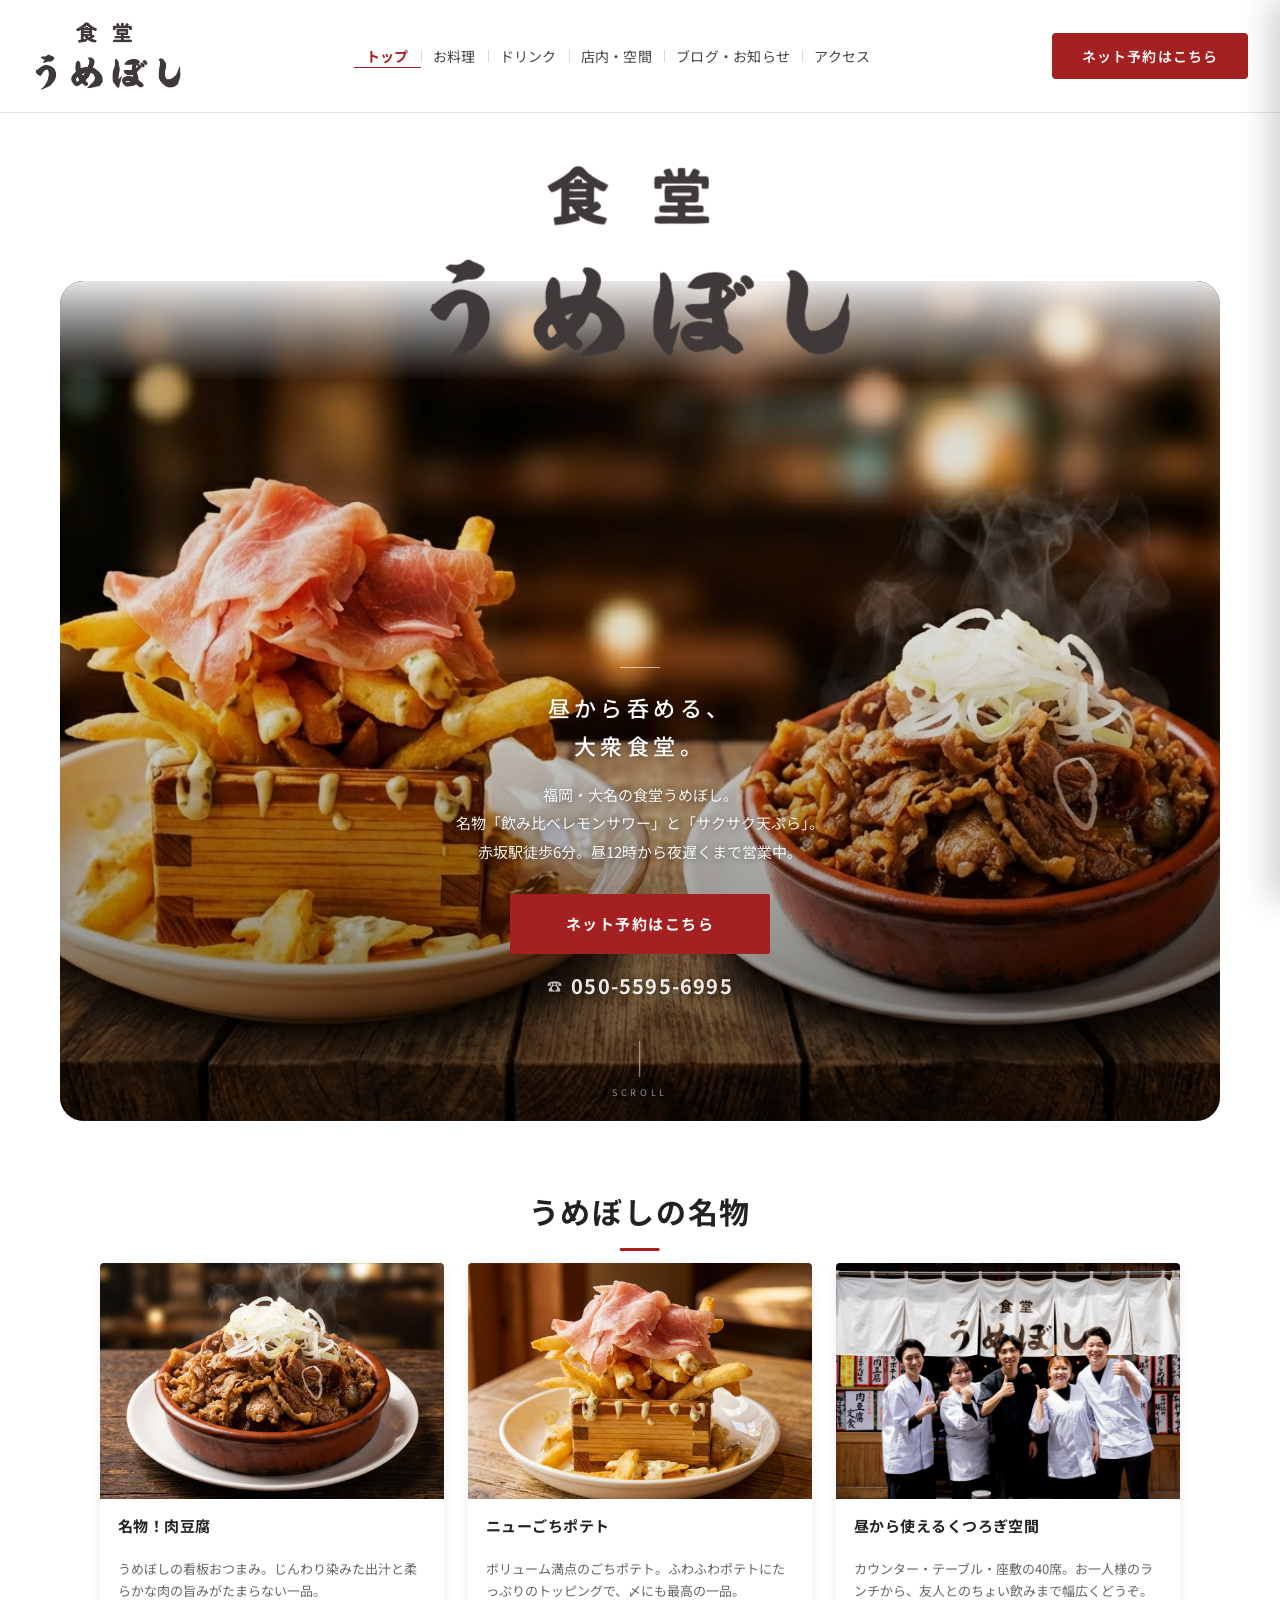
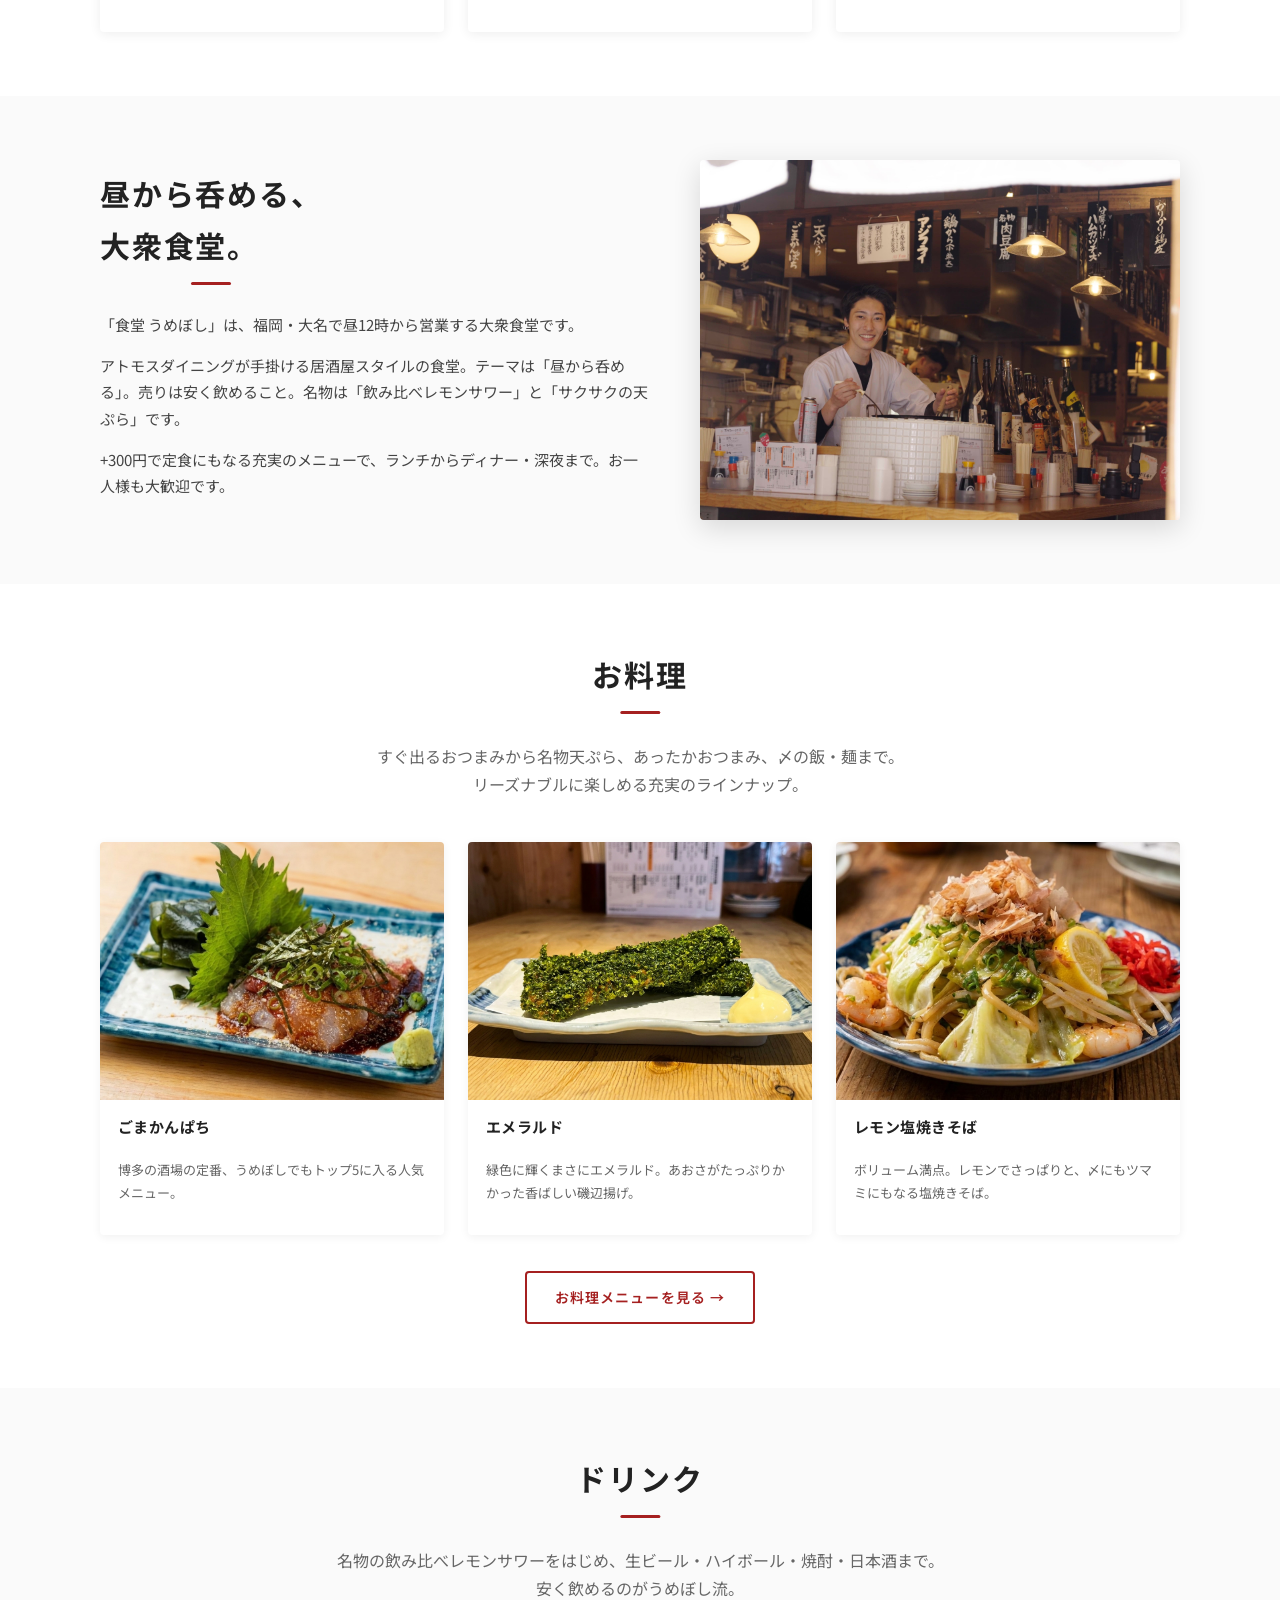
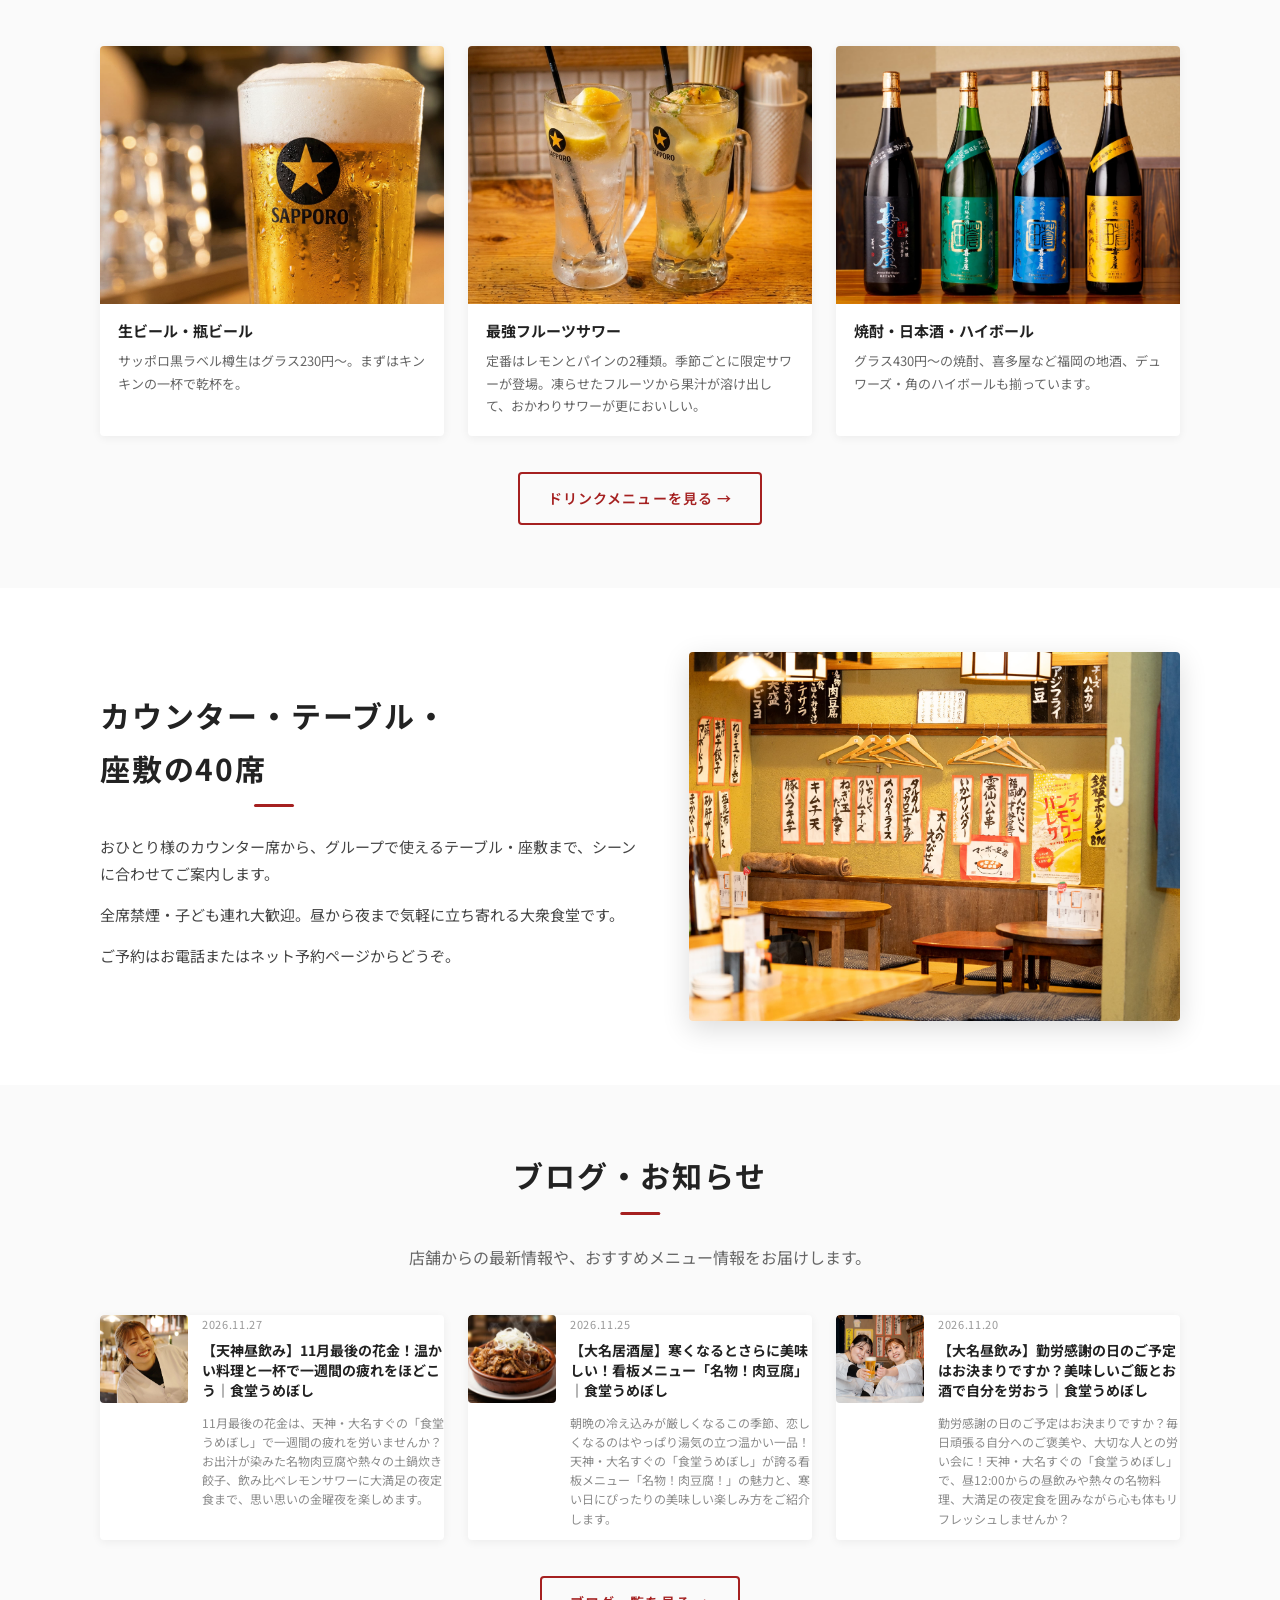
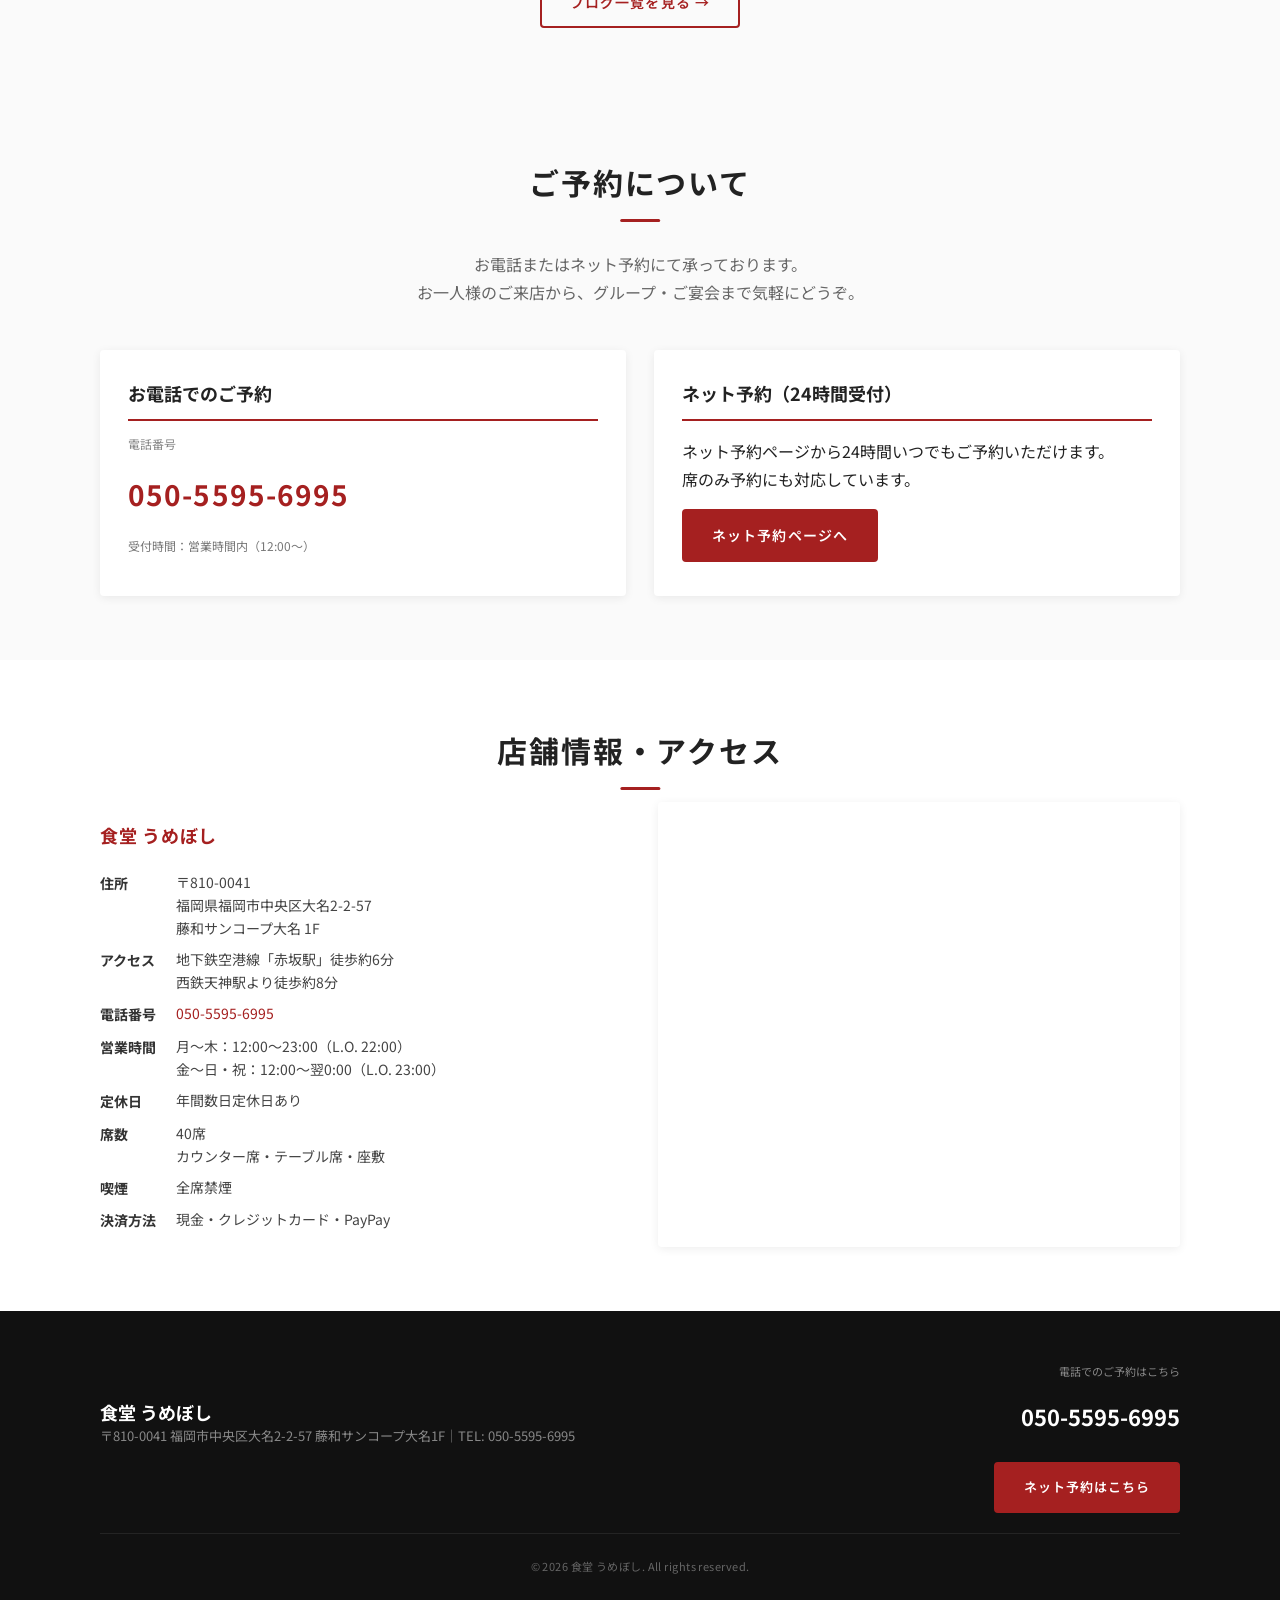
<file: index.html>
<!DOCTYPE html>
<html lang="ja">
<head>
<meta charset="UTF-8">
<title>【公式】食堂 うめぼし｜大名 昼から呑める大衆食堂・天ぷら・レモンサワー</title>
<meta name="viewport" content="width=device-width, initial-scale=1">
<meta name="description" content="福岡・大名の大衆食堂「食堂 うめぼし」。昼12時から営業。名物は飲み比べレモンサワーとサクサク天ぷら。赤坂駅徒歩6分。40席。定食もあり。">
<link rel="icon" href="./images/umeboshi_icon.png">

<!-- Google Fonts -->
<link rel="preconnect" href="https://fonts.googleapis.com">
<link rel="preconnect" href="https://fonts.gstatic.com" crossorigin>
<link href="https://fonts.googleapis.com/css2?family=Noto+Sans+JP:wght@400;500;700&display=swap" rel="stylesheet">

<link rel="stylesheet" href="./style.css">

<!-- OGP -->
<meta property="og:type" content="website">
<meta property="og:site_name" content="食堂 うめぼし">
<meta property="og:title" content="【公式】食堂 うめぼし｜大名 昼から呑める大衆食堂">
<meta property="og:description" content="福岡・大名の大衆食堂。昼12時から営業。名物は飲み比べレモンサワーとサクサク天ぷら。赤坂駅徒歩6分。">
<meta property="og:url" content="https://shokudou-umeboshi.com/">
<meta property="og:image" content="https://shokudou-umeboshi.com/images/hero-slide-1.jpg">
<meta name="twitter:card" content="summary_large_image">
<link rel="canonical" href="https://shokudou-umeboshi.com/">

<!-- 構造化データ -->
<script type="application/ld+json">
{
  "@context": "https://schema.org",
  "@type": "Restaurant",
  "name": "食堂 うめぼし",
  "image": "https://shokudou-umeboshi.com/images/hero-slide-1.jpg",
  "url": "https://shokudou-umeboshi.com/",
  "telephone": "050-5595-6995",
  "servesCuisine": ["大衆食堂","天ぷら","居酒屋","定食"],
  "priceRange": "￥",
  "hasMenu": "https://shokudou-umeboshi.com/menu.html",
  "reservationUrl": "https://yoyaku.toreta.in/umebosi0609/#/",
  "acceptsReservations": true,
  "currenciesAccepted": "JPY",
  "paymentAccepted": "クレジットカード, PayPay, 現金",
  "smokingAllowed": false,
  "address": {
    "@type": "PostalAddress",
    "streetAddress": "大名2-2-57 藤和サンコープ大名 1F",
    "addressLocality": "福岡市中央区",
    "addressRegion": "福岡県",
    "postalCode": "810-0041",
    "addressCountry": "JP"
  },
  "openingHoursSpecification": [
    {
      "@type": "OpeningHoursSpecification",
      "dayOfWeek": ["Monday","Tuesday","Wednesday","Thursday"],
      "opens": "12:00",
      "closes": "23:00"
    },
    {
      "@type": "OpeningHoursSpecification",
      "dayOfWeek": ["Friday","Saturday","Sunday"],
      "opens": "12:00",
      "closes": "24:00"
    }
  ]
}
</script>

<script type="application/ld+json">
{
  "@context": "https://schema.org",
  "@type": "FAQPage",
  "mainEntity": [
    {
      "@type": "Question",
      "name": "食堂 うめぼしの営業時間は？",
      "acceptedAnswer": {
        "@type": "Answer",
        "text": "月〜木は12:00〜23:00（L.O. 22:00）、金〜日・祝は12:00〜翌0:00（L.O. 23:00）です。昼12時から営業しています。"
      }
    },
    {
      "@type": "Question",
      "name": "食堂 うめぼしはどこにありますか？",
      "acceptedAnswer": {
        "@type": "Answer",
        "text": "福岡市中央区大名2-2-57 藤和サンコープ大名1Fにあります。地下鉄空港線「赤坂駅」から徒歩約6分です。"
      }
    },
    {
      "@type": "Question",
      "name": "予約はできますか？",
      "acceptedAnswer": {
        "@type": "Answer",
        "text": "はい、ネット予約またはお電話（050-5595-6995）にてご予約いただけます。当日のご来店も歓迎しています。"
      }
    },
    {
      "@type": "Question",
      "name": "名物メニューは何ですか？",
      "acceptedAnswer": {
        "@type": "Answer",
        "text": "「飲み比べレモンサワー」と「サクサクの天ぷら」が名物です。天ぷらは120円〜リーズナブルに楽しめます。"
      }
    },
    {
      "@type": "Question",
      "name": "定食はありますか？",
      "acceptedAnswer": {
        "@type": "Answer",
        "text": "はい。お料理に+300円でご飯・味噌汁・漬物・ふりかけが付く定食オプションをご用意しています。"
      }
    },
    {
      "@type": "Question",
      "name": "駐車場はありますか？",
      "acceptedAnswer": {
        "@type": "Answer",
        "text": "専用駐車場のご用意はございません。近隣のコインパーキングをご利用ください。赤坂駅から徒歩6分と公共交通機関が大変便利です。"
      }
    }
  ]
}
</script>

<!-- Google tag (gtag.js) -->
<script async src="https://www.googletagmanager.com/gtag/js?id=G-2JK3BB0NMW"></script>
<script>
  window.dataLayer = window.dataLayer || [];
  function gtag(){dataLayer.push(arguments);}
  gtag('js', new Date());
  gtag('config', 'G-2JK3BB0NMW');
</script>
<script src="vendor/blog-security.js"></script>
</head>

<body class="is-home" data-page="home">
<div id="top"></div>

<div id="shared-header"></div>

<main id="main">

  <!-- メインビジュアル -->
  <section class="hero">

    <div class="hero-brand">
      <h1 class="hero-logo">
        <img src="./images/umeboshi_logo.png" alt="食堂 うめぼし" class="hero-logo-img">
      </h1>
    </div>

    <div class="hero-visual">
      <div class="hero-slides" aria-hidden="true">
        <div class="hero-slide hero-slide-1 is-active"></div>
        <div class="hero-slide hero-slide-2"></div>
        <div class="hero-slide hero-slide-3"></div>
      </div>

      <div class="hero-visual-content">
        <div class="hero-rule" aria-hidden="true"></div>
        <p class="hero-catch">昼から呑める、<br>大衆食堂。</p>
        <p class="hero-desc">福岡・大名の食堂うめぼし。<br>名物「飲み比べレモンサワー」と「サクサク天ぷら」。<br>赤坂駅徒歩6分。昼12時から夜遅くまで営業中。</p>
        <div class="hero-actions">
          <a href="https://yoyaku.toreta.in/umebosi0609/#/"
            target="_blank" rel="noopener" class="hero-btn-reserve">
            ネット予約はこちら
          </a>
          <a href="tel:0505595699" class="hero-btn-tel">
            <span class="hero-btn-tel__icon">☎</span>050-5595-6995
          </a>
        </div>
      </div>

      <a href="#topics" class="scroll-indicator" aria-label="次のセクションへ">
        <span class="scroll-indicator__line"></span>
        <span class="scroll-indicator__text">SCROLL</span>
      </a>
    </div>

  </section>

  <!-- トピックス -->
  <section id="topics" class="section topics">
    <div class="section-inner">
      <h2 class="section-title">うめぼしの名物</h2>
      <div class="topics-grid">
        <article class="topic-card">
          <div class="topic-image topic-image-1"></div>
          <h3>名物！肉豆腐</h3>
          <p>うめぼしの看板おつまみ。じんわり染みた出汁と柔らかな肉の旨みがたまらない一品。</p>
        </article>
        <article class="topic-card">
          <div class="topic-image topic-image-2"></div>
          <h3>ニューごちポテト</h3>
          <p>ボリューム満点のごちポテト。ふわふわポテトにたっぷりのトッピングで、〆にも最高の一品。</p>
        </article>
        <article class="topic-card">
          <div class="topic-image topic-image-3"></div>
          <h3>昼から使えるくつろぎ空間</h3>
          <p>カウンター・テーブル・座敷の40席。お一人様のランチから、友人とのちょい飲みまで幅広くどうぞ。</p>
        </article>
      </div>
    </div>
  </section>

  <!-- コンセプト -->
  <section id="concept" class="section concept">
    <div class="section-inner concept-inner">
      <div class="concept-text">
        <h2 class="section-title" style="text-align:left; left:auto; transform:none;">
          昼から呑める、<br>大衆食堂。
        </h2>
        <p>「食堂 うめぼし」は、福岡・大名で昼12時から営業する大衆食堂です。</p>
        <p>アトモスダイニングが手掛ける居酒屋スタイルの食堂。テーマは「昼から呑める」。売りは安く飲めること。名物は「飲み比べレモンサワー」と「サクサクの天ぷら」です。</p>
        <p>+300円で定食にもなる充実のメニューで、ランチからディナー・深夜まで。お一人様も大歓迎です。</p>
      </div>
      <div class="concept-image concept-main-image"></div>
    </div>
  </section>

  <!-- お料理 -->
  <section id="menu" class="section menu">
    <div class="section-inner">
      <h2 class="section-title">お料理</h2>
      <p class="section-lead">すぐ出るおつまみから名物天ぷら、あったかおつまみ、〆の飯・麺まで。<br>リーズナブルに楽しめる充実のラインナップ。</p>

      <div class="menu-grid">
        <article class="menu-card">
          <div class="menu-image menu-image-1"></div>
          <h3>ごまかんぱち</h3>
          <p>博多の酒場の定番、うめぼしでもトップ5に入る人気メニュー。</p>
        </article>
        <article class="menu-card">
          <div class="menu-image menu-image-2"></div>
          <h3>エメラルド</h3>
          <p>緑色に輝くまさにエメラルド。あおさがたっぷりかかった香ばしい磯辺揚げ。</p>
        </article>
        <article class="menu-card">
          <div class="menu-image menu-image-3"></div>
          <h3>レモン塩焼きそば</h3>
          <p>ボリューム満点。レモンでさっぱりと、〆にもツマミにもなる塩焼きそば。</p>
        </article>
      </div>

      <div class="more-link">
        <a href="/menu.html" class="btn-secondary">お料理メニューを見る →</a>
      </div>
    </div>
  </section>

  <!-- ドリンク -->
  <section id="drink" class="section drink">
    <div class="section-inner">
      <h2 class="section-title">ドリンク</h2>
      <p class="section-lead">名物の飲み比べレモンサワーをはじめ、生ビール・ハイボール・焼酎・日本酒まで。<br>安く飲めるのがうめぼし流。</p>

      <div class="drink-grid">
        <article class="drink-card">
          <div class="drink-image drink-image-1"></div>
          <h3>生ビール・瓶ビール</h3>
          <p>サッポロ黒ラベル樽生はグラス230円〜。まずはキンキンの一杯で乾杯を。</p>
        </article>
        <article class="drink-card">
          <div class="drink-image drink-image-2"></div>
          <h3>最強フルーツサワー</h3>
          <p>定番はレモンとパインの2種類。季節ごとに限定サワーが登場。凍らせたフルーツから果汁が溶け出して、おかわりサワーが更においしい。</p>
        </article>
        <article class="drink-card">
          <div class="drink-image drink-image-3"></div>
          <h3>焼酎・日本酒・ハイボール</h3>
          <p>グラス430円〜の焼酎、喜多屋など福岡の地酒、デュワーズ・角のハイボールも揃っています。</p>
        </article>
      </div>

      <div class="more-link">
        <a href="/drink.html" class="btn-secondary">ドリンクメニューを見る →</a>
      </div>
    </div>
  </section>

  <!-- 店内・空間 -->
  <section id="space" class="section space">
    <div class="section-inner space-inner">
      <div class="space-text">
        <h2 class="section-title" style="text-align:left; left:auto; transform:none;">
          カウンター・テーブル・<br>座敷の40席
        </h2>
        <p>おひとり様のカウンター席から、グループで使えるテーブル・座敷まで、シーンに合わせてご案内します。</p>
        <p>全席禁煙・子ども連れ大歓迎。昼から夜まで気軽に立ち寄れる大衆食堂です。</p>
        <p>ご予約はお電話またはネット予約ページからどうぞ。</p>
      </div>
      <div class="space-image space-main-image"></div>
    </div>
  </section>

  <!-- ブログ・お知らせ -->
  <section id="blog" class="section blog">
    <div class="section-inner">
      <h2 class="section-title">ブログ・お知らせ</h2>
      <p class="section-lead">店舗からの最新情報や、おすすめメニュー情報をお届けします。</p>

      <div class="blog-grid" id="blog-latest-grid">
        <article class="blog-card">
          <a href="/blog/">
            <div class="blog-body" style="padding:24px;">
              <h3 class="blog-title">ブログ一覧を見る</h3>
              <p class="blog-excerpt">最新情報やおすすめ記事を掲載しています。</p>
            </div>
          </a>
        </article>
      </div>

      <div class="more-link">
        <a href="/blog/" class="btn-secondary">ブログ一覧を見る →</a>
      </div>
    </div>
  </section>

  <div id="shared-bottom"></div>

  <a href="#top" class="page-top" aria-label="ページの先頭へ"><svg xmlns="http://www.w3.org/2000/svg" width="22" height="22" viewBox="0 0 24 24" fill="none" stroke="currentColor" stroke-width="2.5" stroke-linecap="round" stroke-linejoin="round"><polyline points="18 15 12 9 6 15"/></svg></a>

</main>

<script src="./common.js"></script>
<script>
/* ヒーロー スライドショー */
(function () {
  const slides = document.querySelectorAll('.hero-slide');
  if (slides.length < 2) return;
  let current = 0;
  setInterval(function () {
    slides[current].classList.remove('is-active');
    current = (current + 1) % slides.length;
    slides[current].classList.add('is-active');
  }, 5000);
})();

/* トップ：ブログ最新3件を自動表示 */
(function () {
  const grid = document.getElementById('blog-latest-grid');
  if (!grid) return;

  function esc(s) {
    return String(s ?? '').replaceAll('&','&amp;').replaceAll('<','&lt;')
      .replaceAll('>','&gt;').replaceAll('"','&quot;').replaceAll("'","&#39;");
  }
  function fmtDate(d) {
    const m = String(d || '').match(/^(\d{4})-(\d{2})-(\d{2})$/);
    return m ? `${m[1]}.${m[2]}.${m[3]}` : esc(d || '');
  }

  fetch('./blog/posts.json', { cache: 'no-store' })
    .then(r => { if (!r.ok) throw new Error(); return r.json(); })
    .then(data => {
      const posts = data.posts ?? data;
      if (!Array.isArray(posts)) throw new Error();
      posts.sort((a, b) => String(b.date || '').localeCompare(String(a.date || '')));
      const top3 = posts.slice(0, 3);
      grid.innerHTML = '';
      top3.forEach(p => {
        const img = p.image ? String(p.image).replace(/^\.\.\//, './') : '';
        const bg  = img ? `background-image:url('${esc(BlogSecurity.imageURL(img))}');` : 'background:#f0f0f0;';
        const el  = document.createElement('article');
        el.className = 'blog-card';
        el.innerHTML = `
          <a href="/blog/posts/post.html?slug=${encodeURIComponent(p.slug)}">
            <div class="blog-image" style="${bg}"></div>
            <div class="blog-body">
              <time class="blog-date" datetime="${esc(p.date)}">${fmtDate(p.date)}</time>
              <h3 class="blog-title">${esc(p.title)}</h3>
              <p class="blog-excerpt">${esc(p.excerpt)}</p>
            </div>
          </a>`;
        grid.appendChild(el);
      });
    })
    .catch(() => {
      grid.innerHTML = `
        <article class="blog-card">
          <a href="/blog/">
            <div class="blog-body" style="padding:24px;">
              <h3 class="blog-title">ブログ一覧を見る</h3>
              <p class="blog-excerpt">最新情報やおすすめ記事を掲載しています。</p>
            </div>
          </a>
        </article>`;
    });
})();
</script>

</body>
</html>
</file>
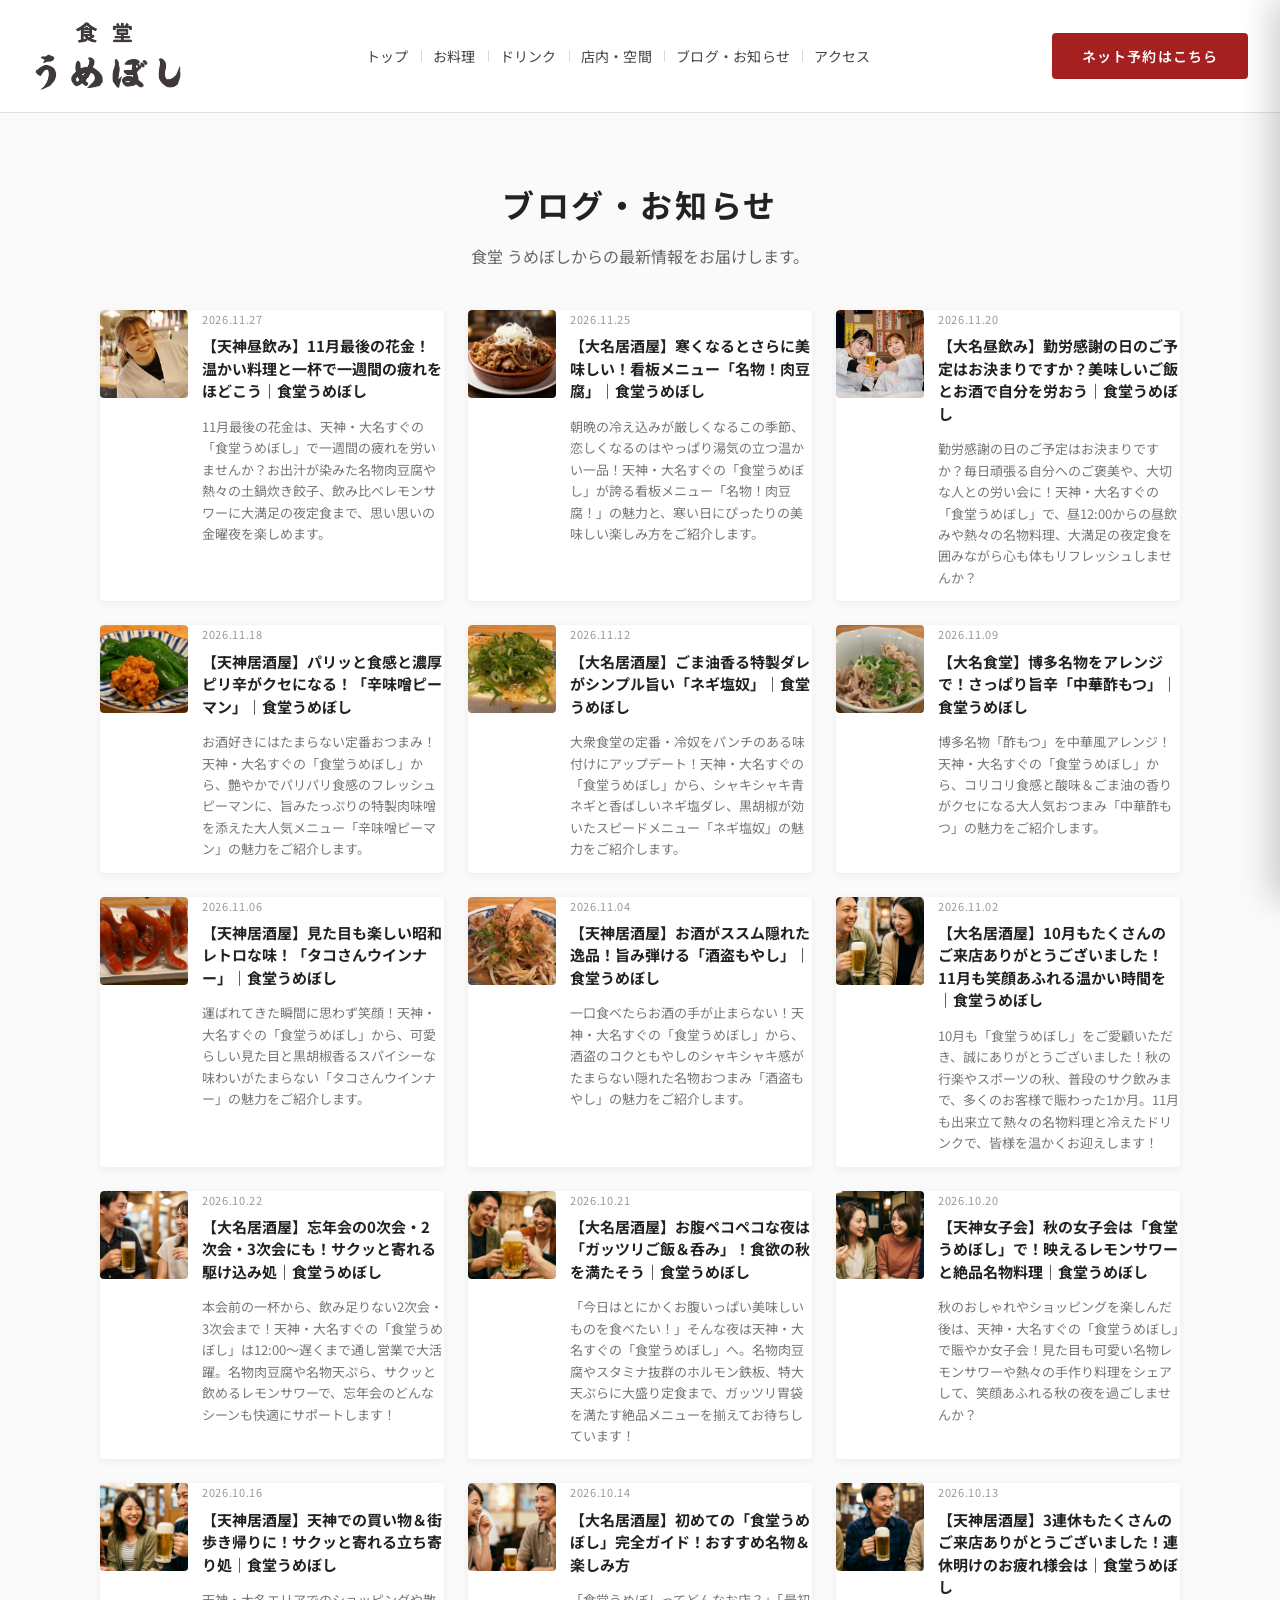
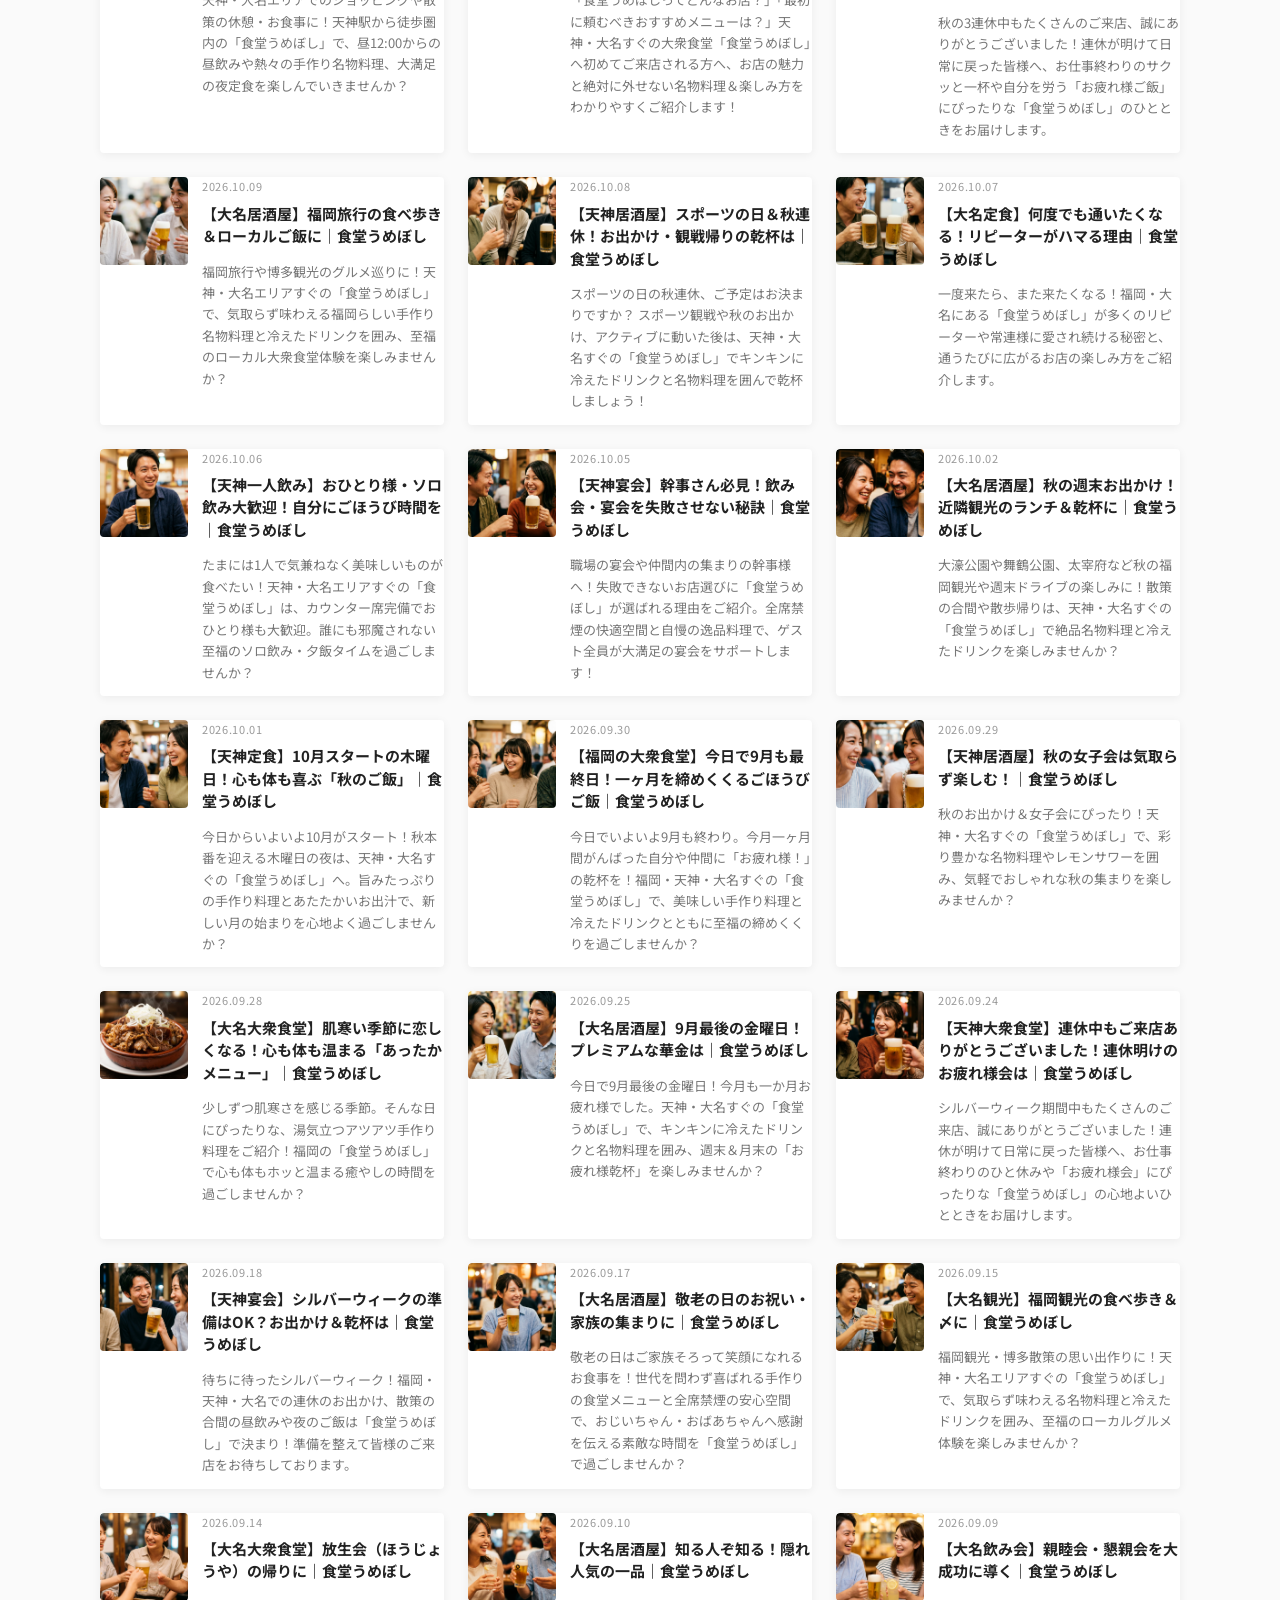
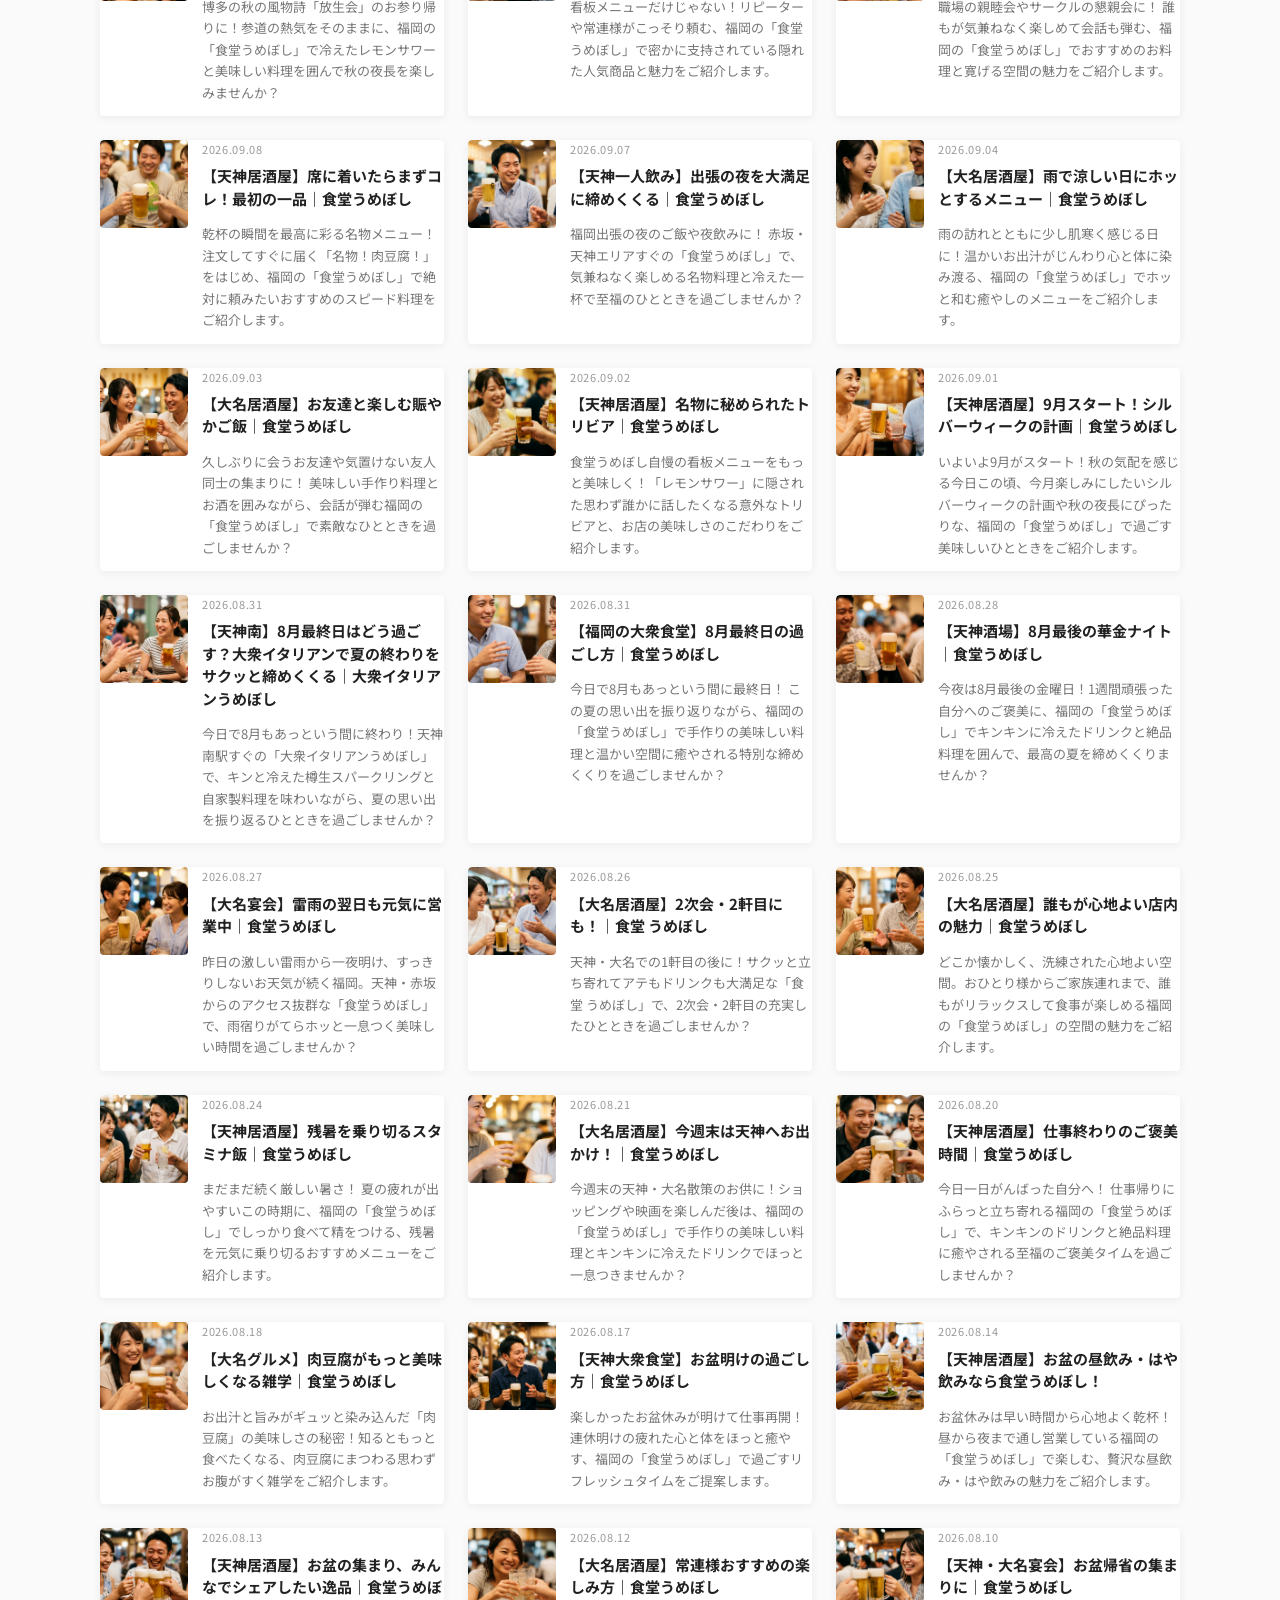
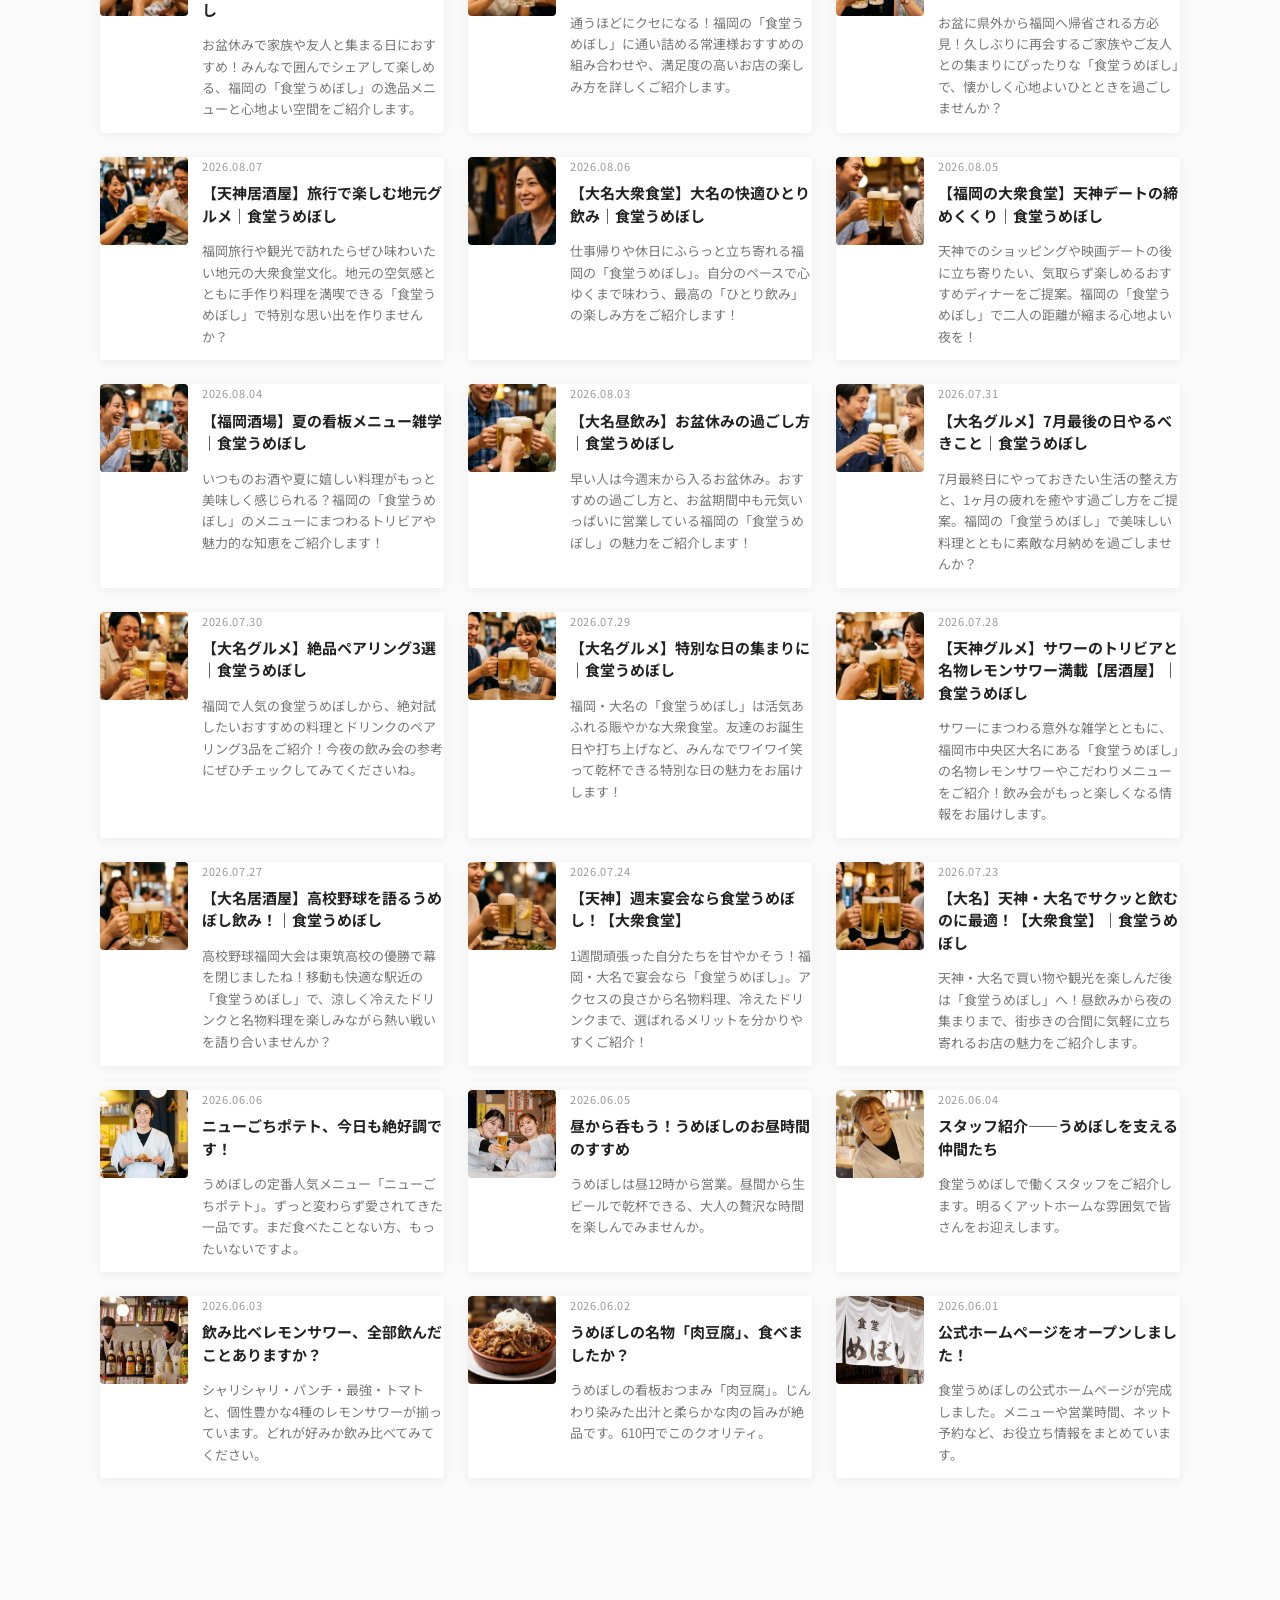
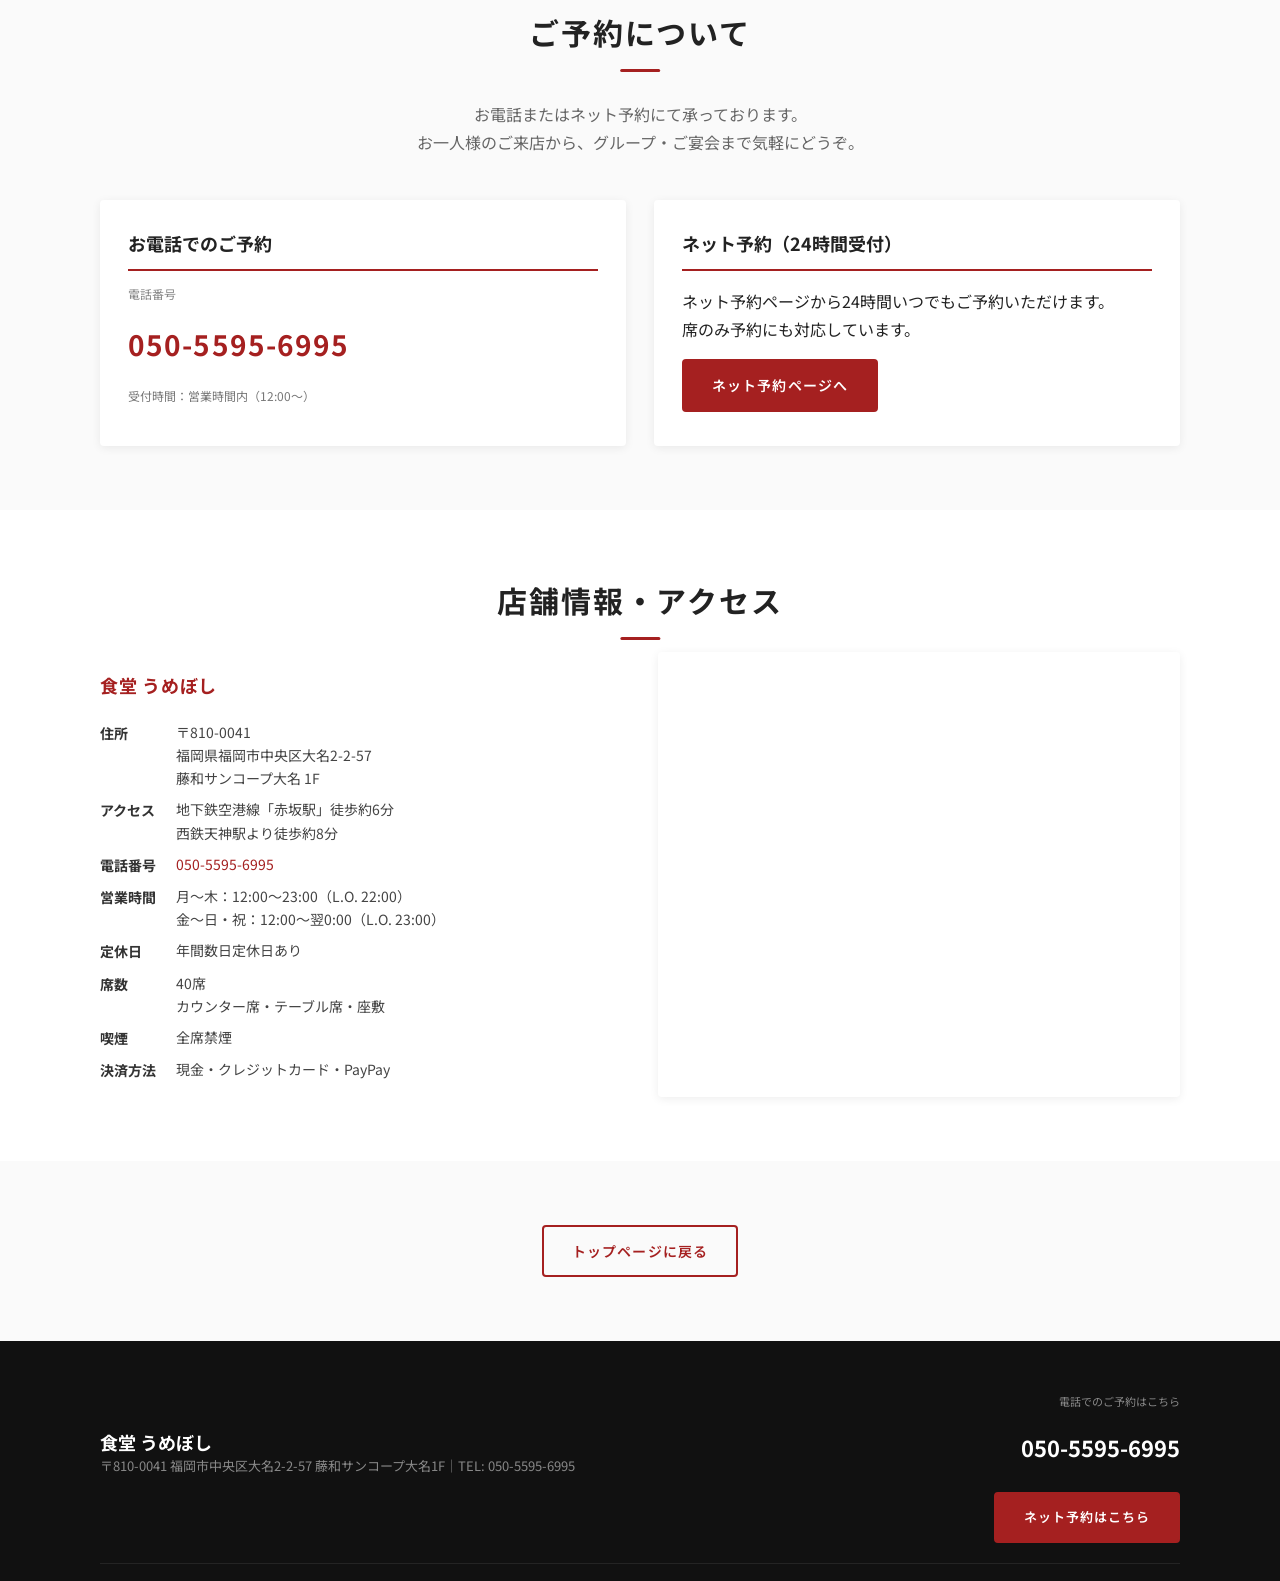
<file: blog/index.html>
<!DOCTYPE html>
<html lang="ja">
<head>
<meta charset="UTF-8">
<title>ブログ・お知らせ｜食堂 うめぼし</title>
<meta name="viewport" content="width=device-width, initial-scale=1">
<meta name="description" content="食堂 うめぼしの最新情報・ブログ記事。おすすめメニューやお知らせをお届けします。">
<link rel="icon" href="../images/umeboshi_icon.png">
<link rel="preconnect" href="https://fonts.googleapis.com">
<link rel="preconnect" href="https://fonts.gstatic.com" crossorigin>
<link href="https://fonts.googleapis.com/css2?family=Noto+Sans+JP:wght@400;500;700&display=swap" rel="stylesheet">
<link rel="stylesheet" href="../style.css">
<link rel="canonical" href="https://shokudou-umeboshi.com/blog/">
<!-- Google tag (gtag.js) -->
<script async src="https://www.googletagmanager.com/gtag/js?id=G-2JK3BB0NMW"></script>
<script>
  window.dataLayer = window.dataLayer || [];
  function gtag(){dataLayer.push(arguments);}
  gtag('js', new Date());
  gtag('config', 'G-2JK3BB0NMW');
</script>
<script src="../vendor/blog-security.js"></script>
</head>

<body data-page="blog">
<div id="shared-header"></div>

<main id="main">

  <section class="section page-head">
    <div class="section-inner">
      <h1 class="page-title">ブログ・お知らせ</h1>
      <p class="page-lead">食堂 うめぼしからの最新情報をお届けします。</p>
    </div>
  </section>

  <section class="section blog" style="background:#fafafa; padding-top:0;">
    <div class="section-inner">
      <div id="blogList" class="blog-grid"></div>
      <p id="blog-empty" style="display:none; text-align:center; color:#888; padding:40px 0;">まだ記事がありません。</p>
    </div>
  </section>

  <div id="shared-bottom"></div>
  <a href="#" class="page-top" aria-label="ページの先頭へ"><svg xmlns="http://www.w3.org/2000/svg" width="22" height="22" viewBox="0 0 24 24" fill="none" stroke="currentColor" stroke-width="2.5" stroke-linecap="round" stroke-linejoin="round"><polyline points="18 15 12 9 6 15"/></svg></a>

</main>

<script src="../common.js"></script>
<script>
(function () {
  const list = document.getElementById('blogList');
  const empty = document.getElementById('blog-empty');

  function esc(s) {
    return String(s ?? '').replaceAll('&','&amp;').replaceAll('<','&lt;')
      .replaceAll('>','&gt;').replaceAll('"','&quot;').replaceAll("'","&#39;");
  }
  function fmtDate(d) {
    const m = String(d || '').match(/^(\d{4})-(\d{2})-(\d{2})$/);
    return m ? `${m[1]}.${m[2]}.${m[3]}` : esc(d || '');
  }

  fetch('../blog/posts.json', { cache: 'no-store' })
    .then(r => { if (!r.ok) throw new Error(); return r.json(); })
    .then(data => {
      const posts = data.posts ?? data;
      if (!Array.isArray(posts) || posts.length === 0) {
        list.style.display = 'none';
        empty.style.display = 'block';
        return;
      }
      posts.sort((a, b) => String(b.date || '').localeCompare(String(a.date || '')));
      list.innerHTML = '';
      posts.forEach(p => {
        let imgSrc = '';
        if (p.image) {
          imgSrc = p.image.replace(/^\.\//, '../').replace(/^\.\.\//, '../../');
        }
        const bg = imgSrc ? `background-image:url('${esc(BlogSecurity.imageURL(imgSrc))}');` : 'background:#f0f0f0;';
        const el = document.createElement('article');
        el.className = 'blog-card';
        el.innerHTML = `
          <a href="/blog/posts/post.html?slug=${encodeURIComponent(p.slug)}">
            <div class="blog-image" style="${bg}"></div>
            <div class="blog-body">
              <time class="blog-date" datetime="${esc(p.date)}">${fmtDate(p.date)}</time>
              <h2 class="blog-title">${esc(p.title)}</h2>
              <p class="blog-excerpt">${esc(p.excerpt)}</p>
            </div>
          </a>`;
        list.appendChild(el);
      });
    })
    .catch(() => {
      list.style.display = 'none';
      empty.style.display = 'block';
    });
})();
</script>

</body>
</html>
</file>
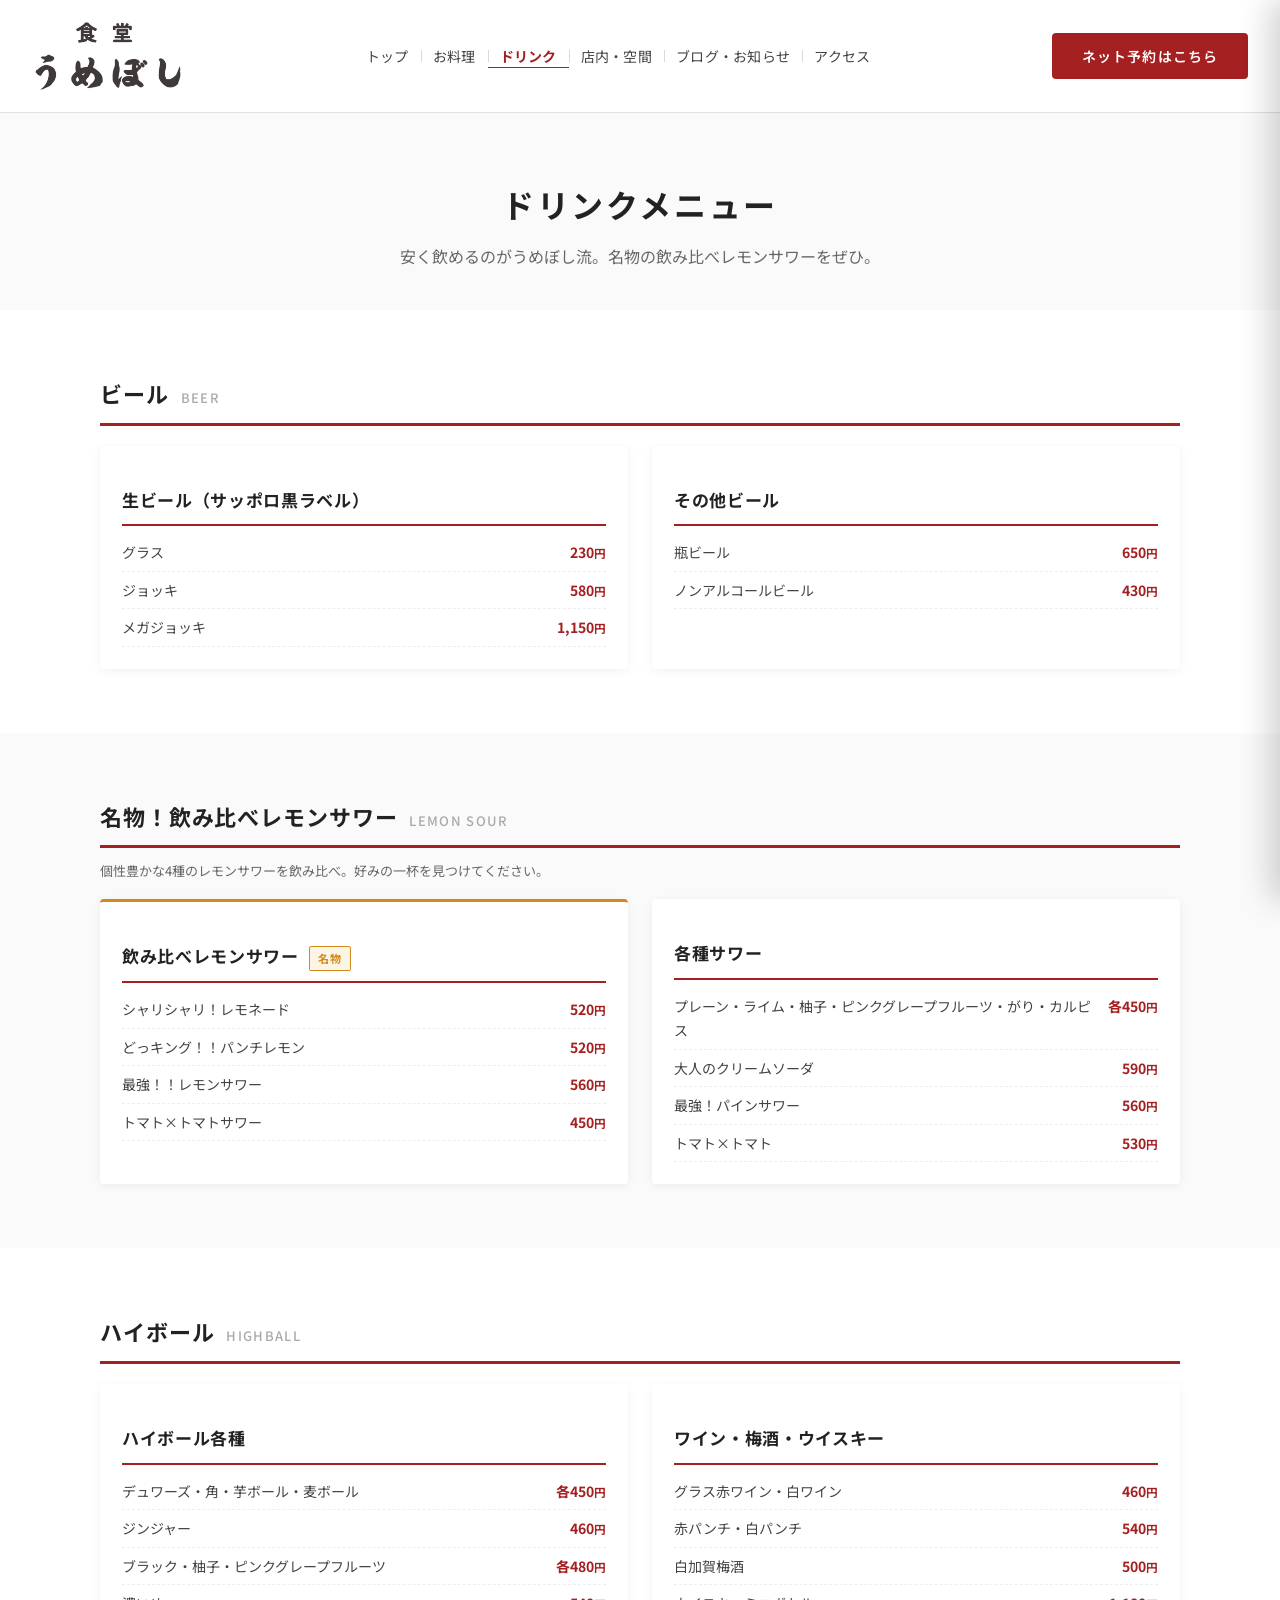
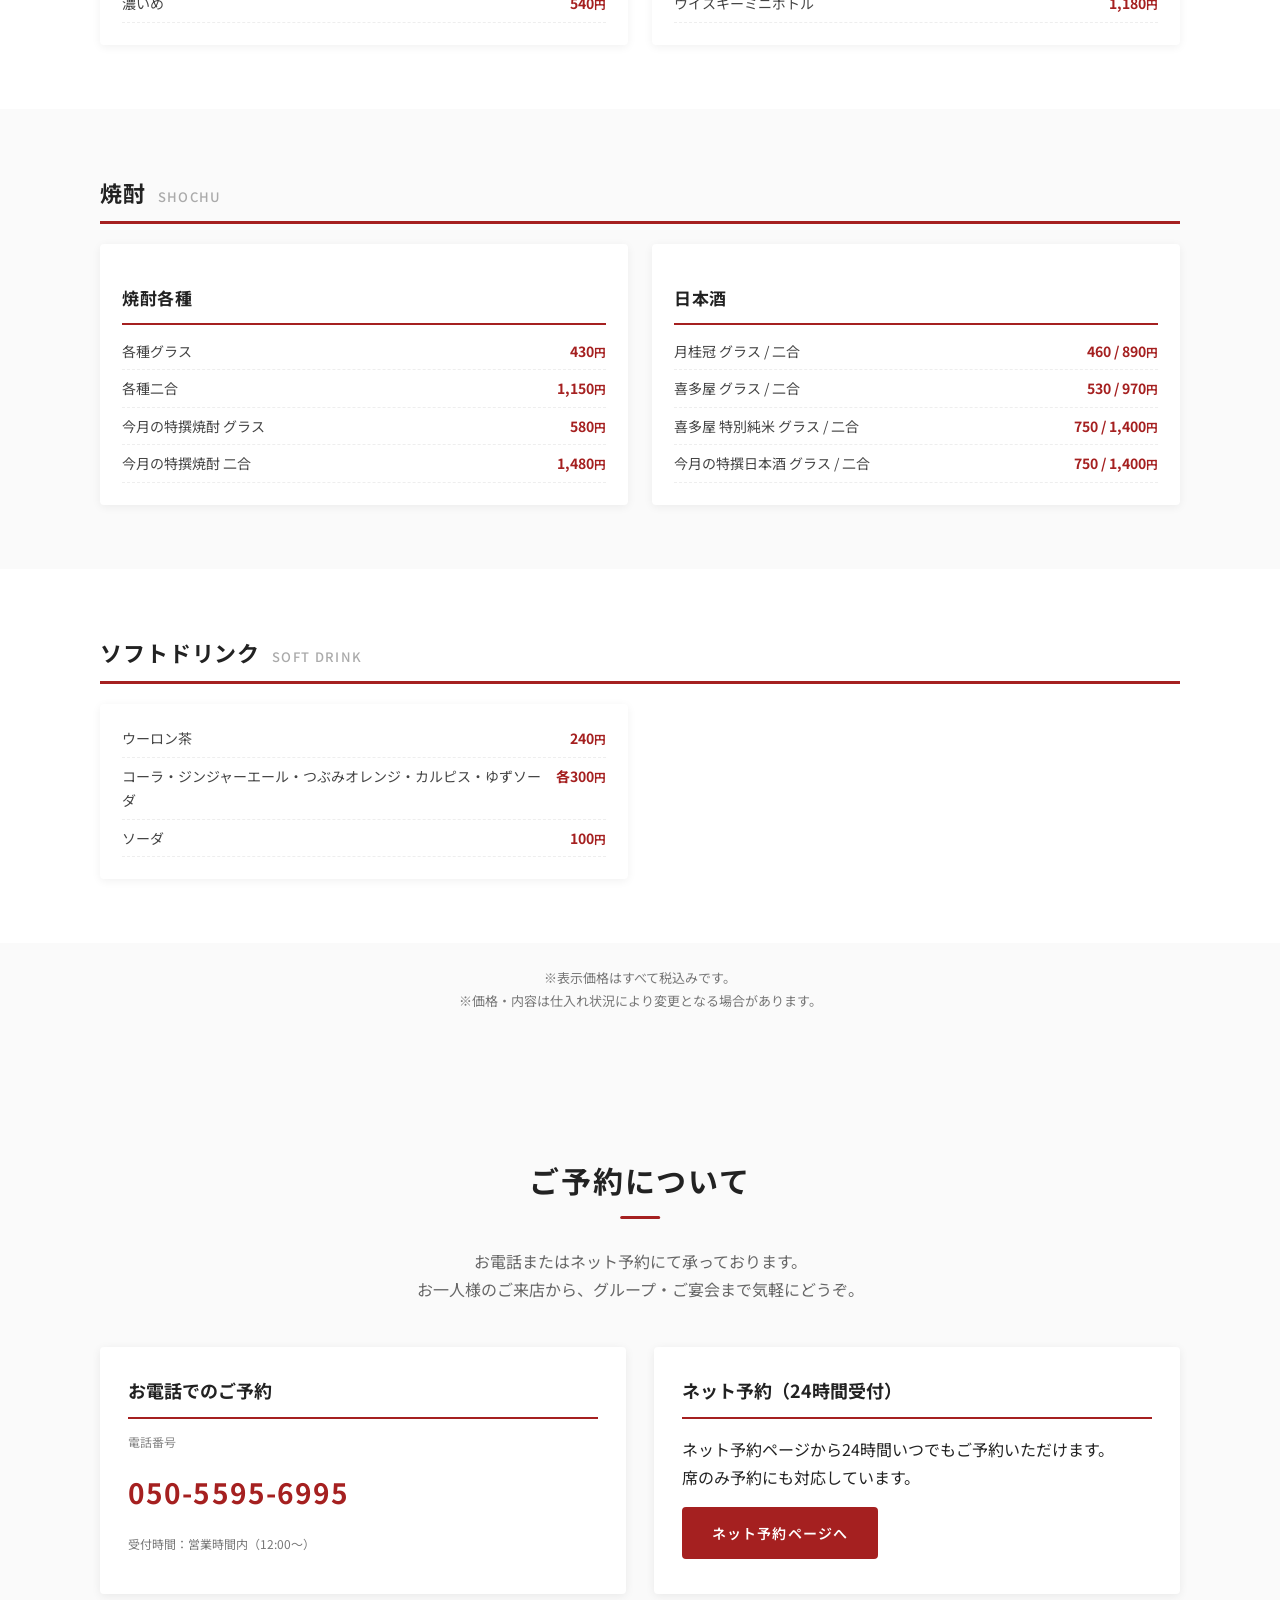
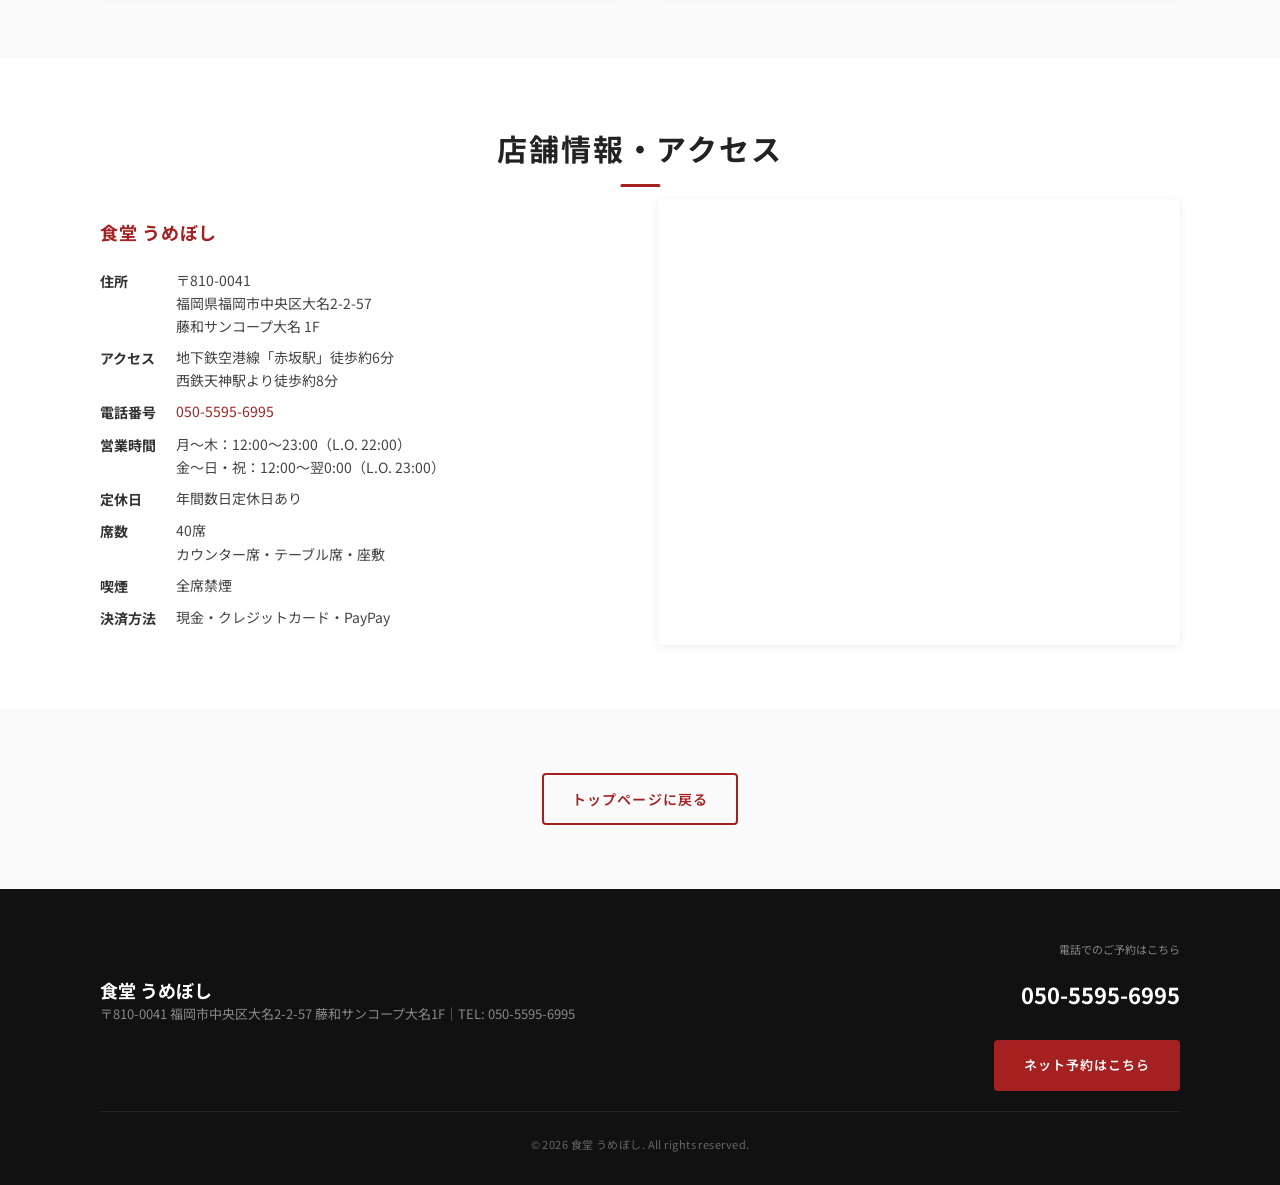
<file: drink.html>
<!DOCTYPE html>
<html lang="ja">
<head>
<meta charset="UTF-8">
<title>ドリンクメニュー｜食堂 うめぼし</title>
<meta name="viewport" content="width=device-width, initial-scale=1">
<meta name="description" content="食堂 うめぼしのドリンクメニュー。名物の飲み比べレモンサワー・生ビール・ハイボール・焼酎・日本酒・ソフトドリンクなど。大名 赤坂駅徒歩6分。">
<link rel="icon" href="./images/umeboshi_icon.png">
<link rel="preconnect" href="https://fonts.googleapis.com">
<link rel="preconnect" href="https://fonts.gstatic.com" crossorigin>
<link href="https://fonts.googleapis.com/css2?family=Noto+Sans+JP:wght@400;500;700&display=swap" rel="stylesheet">
<link rel="stylesheet" href="./style.css">
<meta property="og:type" content="website">
<meta property="og:title" content="ドリンクメニュー｜食堂 うめぼし">
<meta property="og:url" content="https://shokudou-umeboshi.com/drink.html">
<link rel="canonical" href="https://shokudou-umeboshi.com/drink.html">
<!-- Google tag (gtag.js) -->
<script async src="https://www.googletagmanager.com/gtag/js?id=G-2JK3BB0NMW"></script>
<script>
  window.dataLayer = window.dataLayer || [];
  function gtag(){dataLayer.push(arguments);}
  gtag('js', new Date());
  gtag('config', 'G-2JK3BB0NMW');
</script>
</head>

<body data-page="drink">
<div id="shared-header"></div>

<main id="main">

  <section class="section page-head">
    <div class="section-inner">
      <h1 class="page-title">ドリンクメニュー</h1>
      <p class="page-lead">安く飲めるのがうめぼし流。名物の飲み比べレモンサワーをぜひ。</p>
    </div>
  </section>

  <!-- ビール -->
  <section class="section menu-section" style="background:#fff;">
    <div class="section-inner">
      <h2 class="menu-cat-title"><span class="menu-cat-ja">ビール</span><span class="menu-cat-en">BEER</span></h2>
      <div class="drinkcat-grid">

        <div class="drinkcat-card">
          <p class="drinkcat-title">生ビール（サッポロ黒ラベル）</p>
          <ul class="drinkcat-list">
            <li><span>グラス</span><span class="price">230<small>円</small></span></li>
            <li><span>ジョッキ</span><span class="price">580<small>円</small></span></li>
            <li><span>メガジョッキ</span><span class="price">1,150<small>円</small></span></li>
          </ul>
        </div>

        <div class="drinkcat-card">
          <p class="drinkcat-title">その他ビール</p>
          <ul class="drinkcat-list">
            <li><span>瓶ビール</span><span class="price">650<small>円</small></span></li>
            <li><span>ノンアルコールビール</span><span class="price">430<small>円</small></span></li>
          </ul>
        </div>

      </div>
    </div>
  </section>

  <!-- レモンサワー -->
  <section class="section menu-section" style="background:#fafafa;">
    <div class="section-inner">
      <h2 class="menu-cat-title"><span class="menu-cat-ja">名物！飲み比べレモンサワー</span><span class="menu-cat-en">LEMON SOUR</span></h2>
      <p class="menu-cat-lead">個性豊かな4種のレモンサワーを飲み比べ。好みの一杯を見つけてください。</p>
      <div class="drinkcat-grid">

        <div class="drinkcat-card mp-card--feature" style="border-top:3px solid var(--gold);">
          <p class="drinkcat-title">飲み比べレモンサワー <span class="mp-badge mp-badge--gold">名物</span></p>
          <ul class="drinkcat-list">
            <li><span>シャリシャリ！レモネード</span><span class="price">520<small>円</small></span></li>
            <li><span>どっキング！！パンチレモン</span><span class="price">520<small>円</small></span></li>
            <li><span>最強！！レモンサワー</span><span class="price">560<small>円</small></span></li>
            <li><span>トマト×トマトサワー</span><span class="price">450<small>円</small></span></li>
          </ul>
        </div>

        <div class="drinkcat-card">
          <p class="drinkcat-title">各種サワー</p>
          <ul class="drinkcat-list">
            <li><span>プレーン・ライム・柚子・ピンクグレープフルーツ・がり・カルピス</span><span class="price">各450<small>円</small></span></li>
            <li><span>大人のクリームソーダ</span><span class="price">590<small>円</small></span></li>
            <li><span>最強！パインサワー</span><span class="price">560<small>円</small></span></li>
            <li><span>トマト×トマト</span><span class="price">530<small>円</small></span></li>
          </ul>
        </div>

      </div>
    </div>
  </section>

  <!-- ハイボール -->
  <section class="section menu-section" style="background:#fff;">
    <div class="section-inner">
      <h2 class="menu-cat-title"><span class="menu-cat-ja">ハイボール</span><span class="menu-cat-en">HIGHBALL</span></h2>
      <div class="drinkcat-grid">

        <div class="drinkcat-card">
          <p class="drinkcat-title">ハイボール各種</p>
          <ul class="drinkcat-list">
            <li><span>デュワーズ・角・芋ボール・麦ボール</span><span class="price">各450<small>円</small></span></li>
            <li><span>ジンジャー</span><span class="price">460<small>円</small></span></li>
            <li><span>ブラック・柚子・ピンクグレープフルーツ</span><span class="price">各480<small>円</small></span></li>
            <li><span>濃いめ</span><span class="price">540<small>円</small></span></li>
          </ul>
        </div>

        <div class="drinkcat-card">
          <p class="drinkcat-title">ワイン・梅酒・ウイスキー</p>
          <ul class="drinkcat-list">
            <li><span>グラス赤ワイン・白ワイン</span><span class="price">460<small>円</small></span></li>
            <li><span>赤パンチ・白パンチ</span><span class="price">540<small>円</small></span></li>
            <li><span>白加賀梅酒</span><span class="price">500<small>円</small></span></li>
            <li><span>ウイスキーミニボトル</span><span class="price">1,180<small>円</small></span></li>
          </ul>
        </div>

      </div>
    </div>
  </section>

  <!-- 焼酎 -->
  <section class="section menu-section" style="background:#fafafa;">
    <div class="section-inner">
      <h2 class="menu-cat-title"><span class="menu-cat-ja">焼酎</span><span class="menu-cat-en">SHOCHU</span></h2>
      <div class="drinkcat-grid">

        <div class="drinkcat-card">
          <p class="drinkcat-title">焼酎各種</p>
          <ul class="drinkcat-list">
            <li><span>各種グラス</span><span class="price">430<small>円</small></span></li>
            <li><span>各種二合</span><span class="price">1,150<small>円</small></span></li>
            <li><span>今月の特撰焼酎 グラス</span><span class="price">580<small>円</small></span></li>
            <li><span>今月の特撰焼酎 二合</span><span class="price">1,480<small>円</small></span></li>
          </ul>
        </div>

        <div class="drinkcat-card">
          <p class="drinkcat-title">日本酒</p>
          <ul class="drinkcat-list">
            <li><span>月桂冠 グラス / 二合</span><span class="price">460 / 890<small>円</small></span></li>
            <li><span>喜多屋 グラス / 二合</span><span class="price">530 / 970<small>円</small></span></li>
            <li><span>喜多屋 特別純米 グラス / 二合</span><span class="price">750 / 1,400<small>円</small></span></li>
            <li><span>今月の特撰日本酒 グラス / 二合</span><span class="price">750 / 1,400<small>円</small></span></li>
          </ul>
        </div>

      </div>
    </div>
  </section>

  <!-- ソフトドリンク -->
  <section class="section menu-section" style="background:#fff;">
    <div class="section-inner">
      <h2 class="menu-cat-title"><span class="menu-cat-ja">ソフトドリンク</span><span class="menu-cat-en">SOFT DRINK</span></h2>
      <div class="drinkcat-grid">

        <div class="drinkcat-card">
          <ul class="drinkcat-list">
            <li><span>ウーロン茶</span><span class="price">240<small>円</small></span></li>
            <li><span>コーラ・ジンジャーエール・つぶみオレンジ・カルピス・ゆずソーダ</span><span class="price">各300<small>円</small></span></li>
            <li><span>ソーダ</span><span class="price">100<small>円</small></span></li>
          </ul>
        </div>

      </div>
    </div>
  </section>

  <section class="section" style="background:#fafafa; padding-top:0;">
    <div class="section-inner">
      <p class="mp-note">
        ※表示価格はすべて税込みです。<br>
        ※価格・内容は仕入れ状況により変更となる場合があります。
      </p>
    </div>
  </section>

  <div id="shared-bottom"></div>
  <a href="#" class="page-top" aria-label="ページの先頭へ"><svg xmlns="http://www.w3.org/2000/svg" width="22" height="22" viewBox="0 0 24 24" fill="none" stroke="currentColor" stroke-width="2.5" stroke-linecap="round" stroke-linejoin="round"><polyline points="18 15 12 9 6 15"/></svg></a>

</main>

<script src="./common.js"></script>
</body>
</html>
</file>
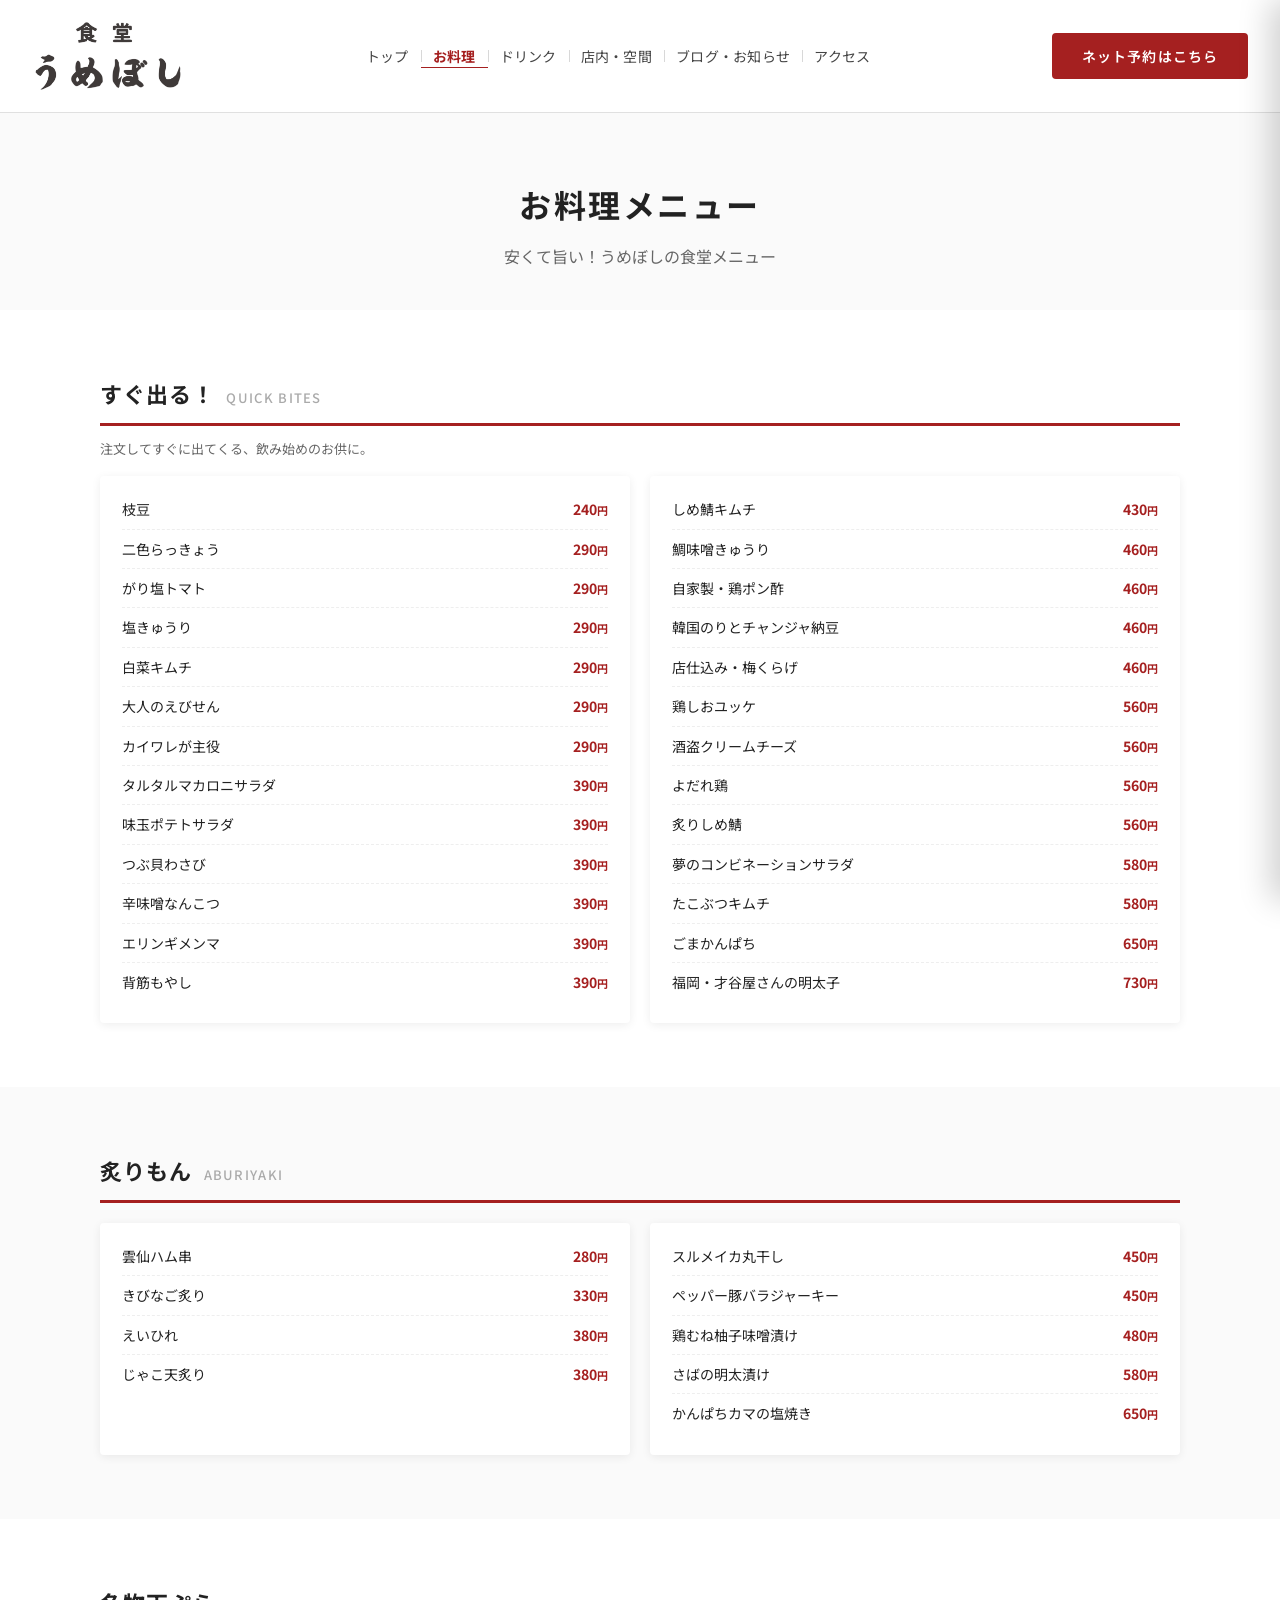
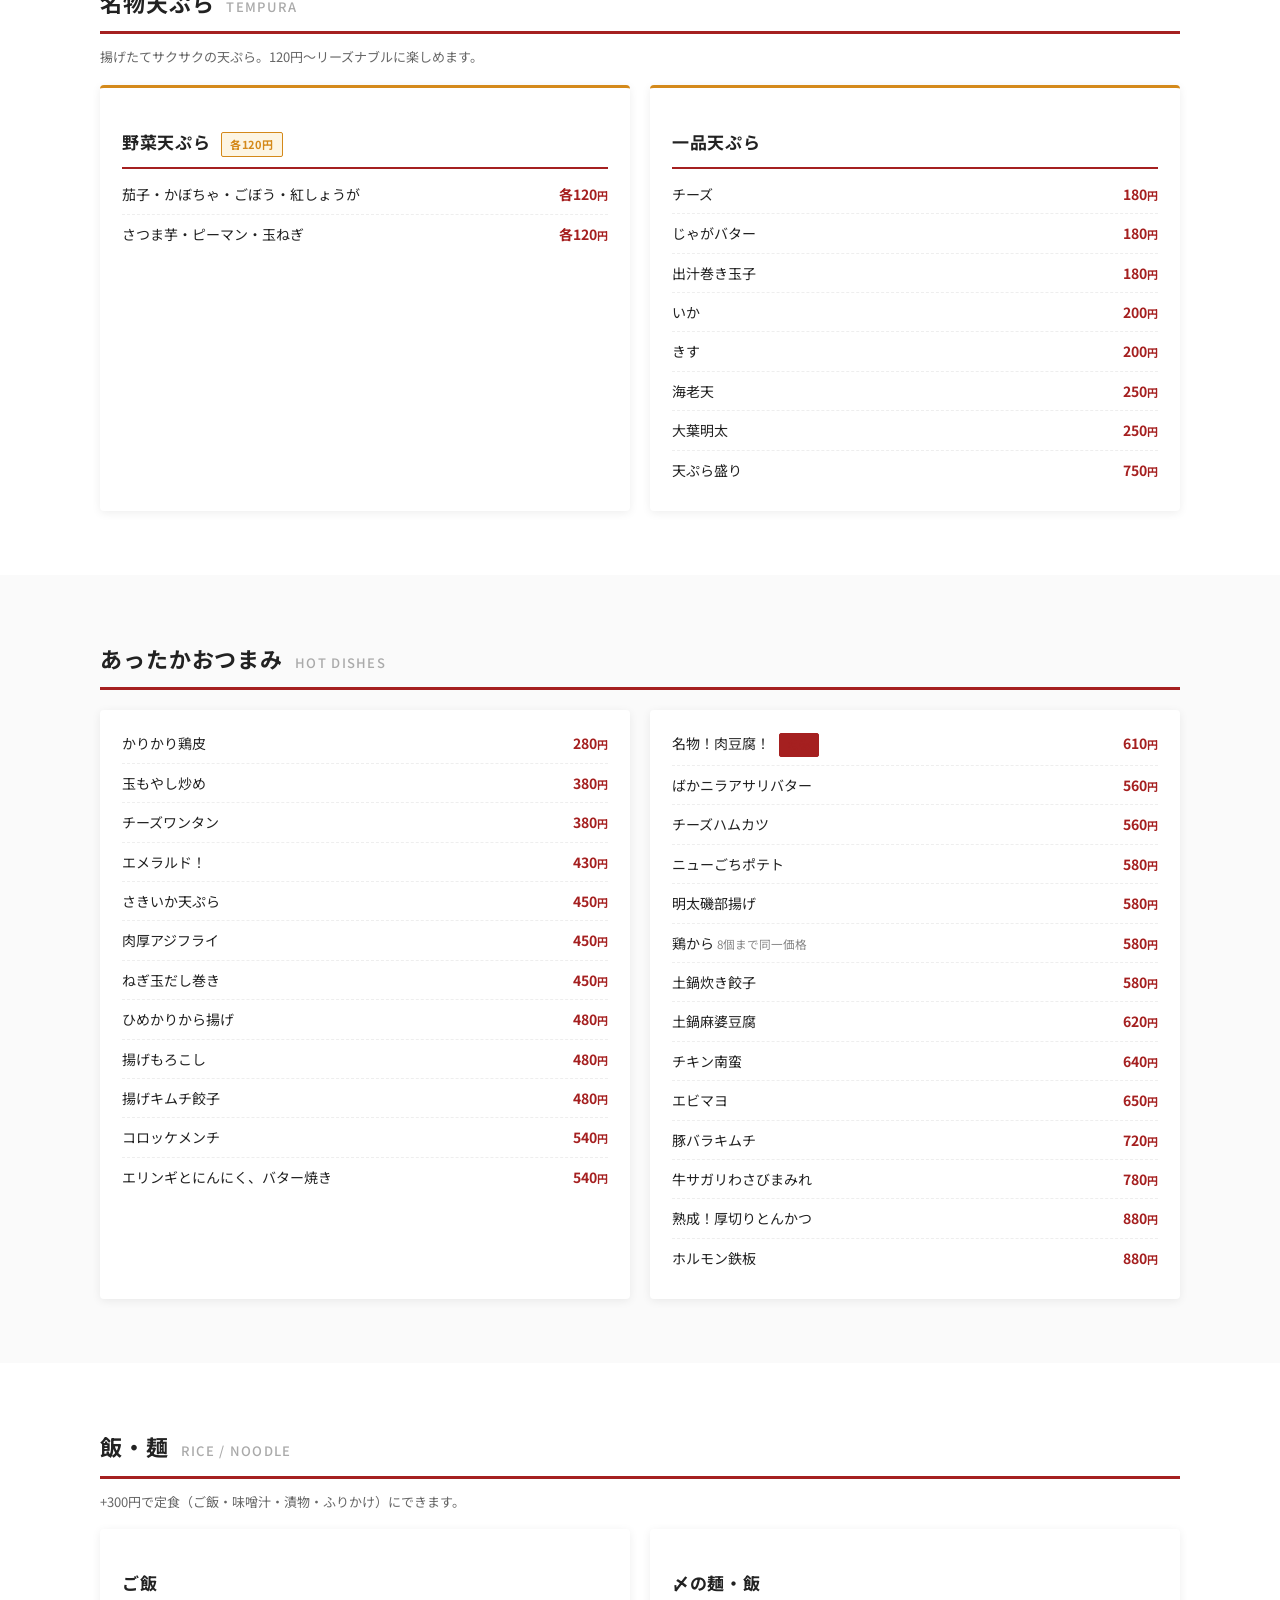
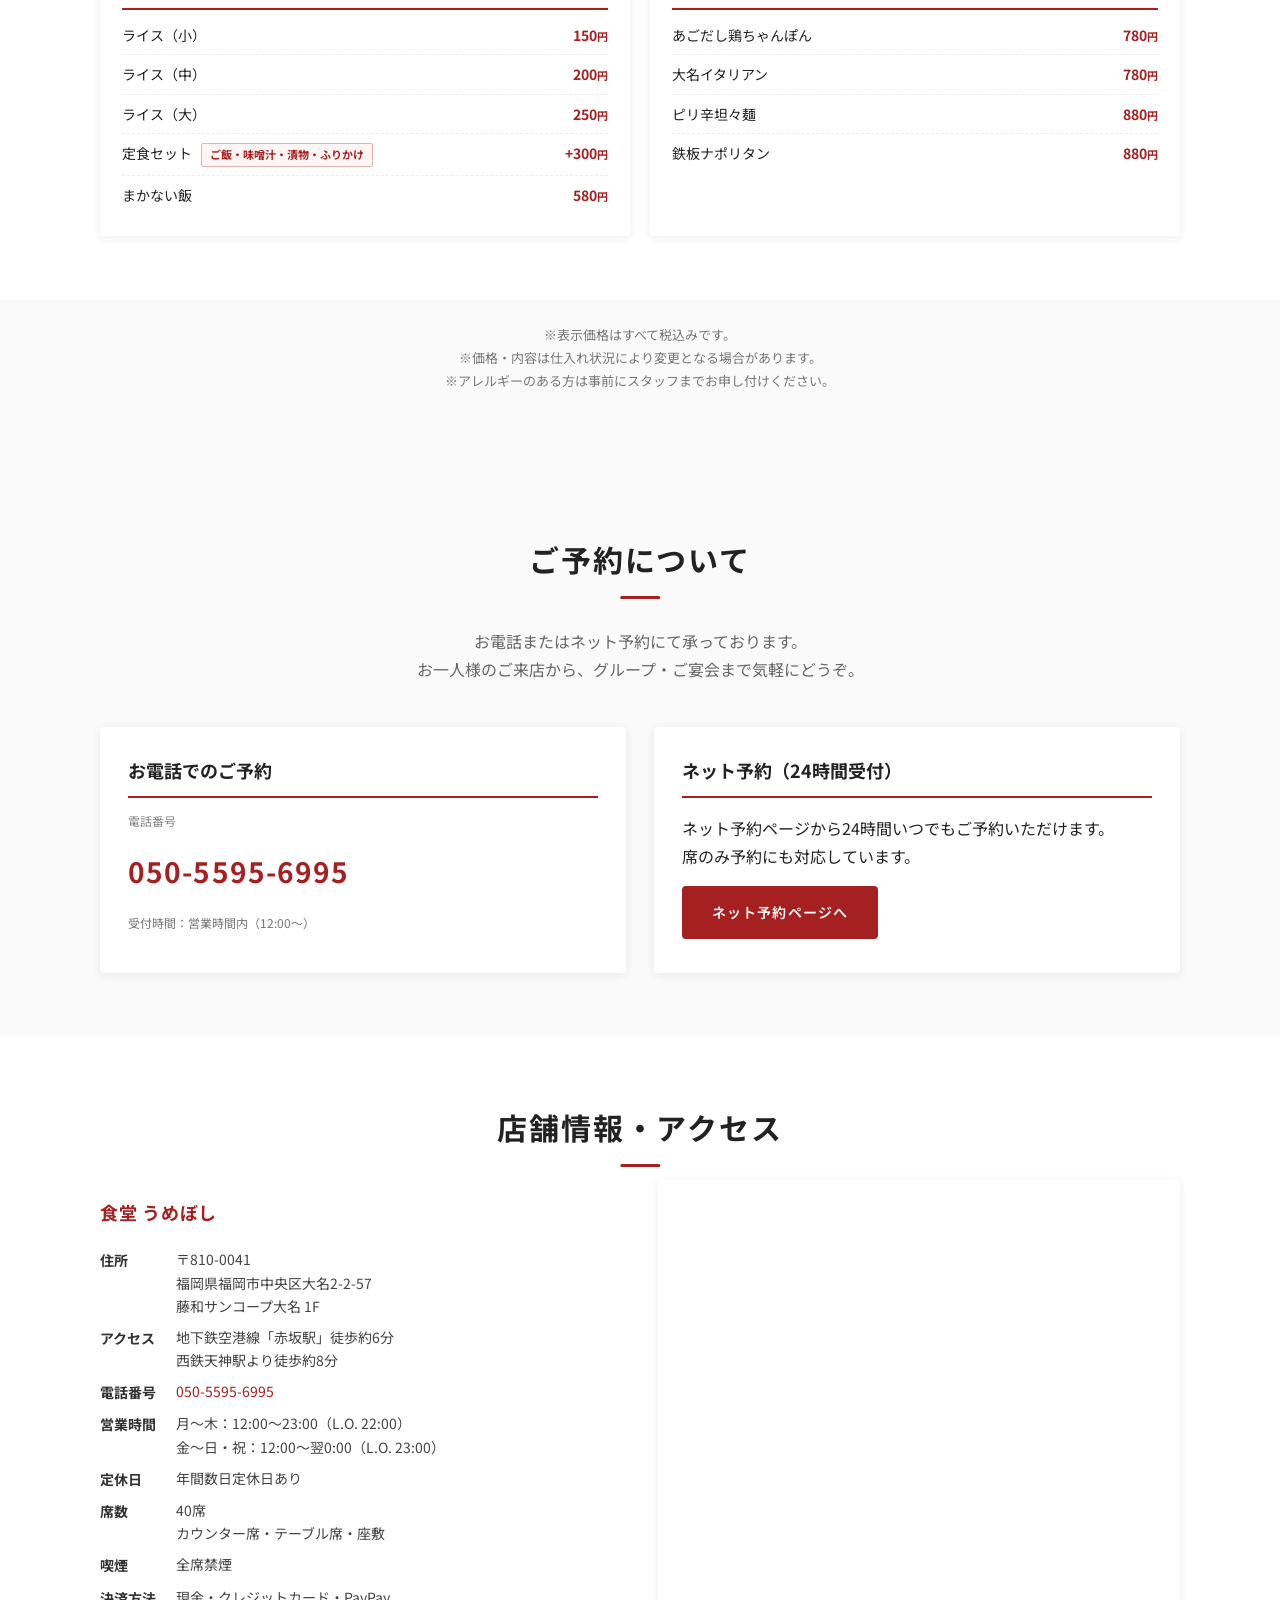
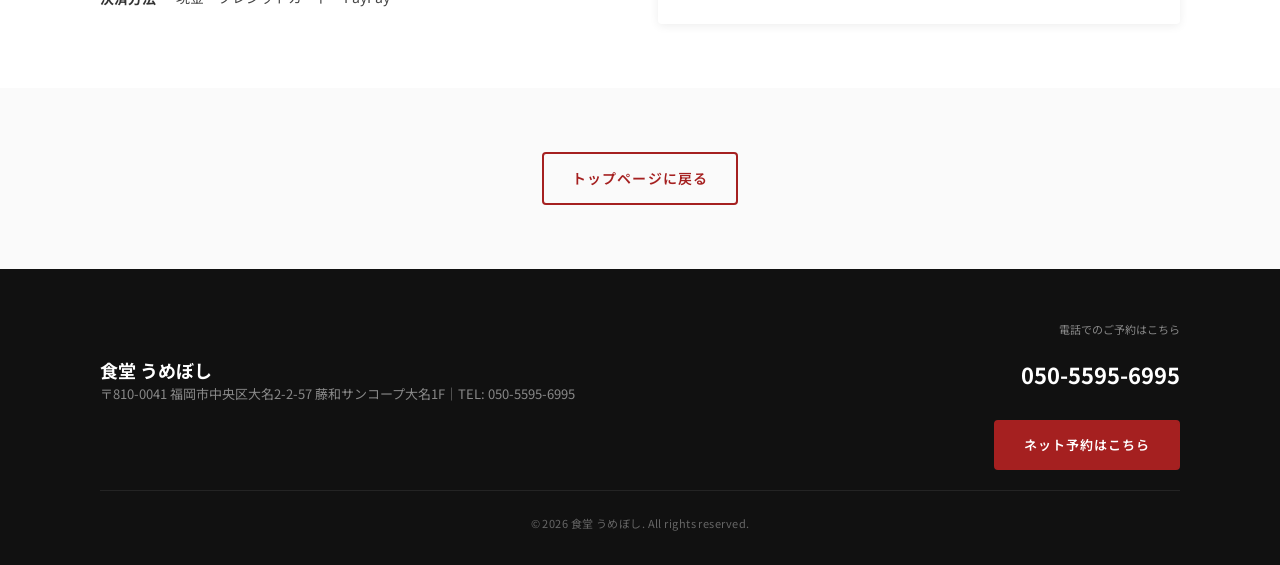
<file: menu.html>
<!DOCTYPE html>
<html lang="ja">
<head>
<meta charset="UTF-8">
<title>お料理メニュー｜食堂 うめぼし</title>
<meta name="viewport" content="width=device-width, initial-scale=1">
<meta name="description" content="食堂 うめぼしのお料理メニュー。すぐ出るおつまみ・炙りもん・名物天ぷら・あったかおつまみ・〆の飯・麺など充実のラインナップ。大名 赤坂駅徒歩6分。">
<link rel="icon" href="./images/umeboshi_icon.png">
<link rel="preconnect" href="https://fonts.googleapis.com">
<link rel="preconnect" href="https://fonts.gstatic.com" crossorigin>
<link href="https://fonts.googleapis.com/css2?family=Noto+Sans+JP:wght@400;500;700&display=swap" rel="stylesheet">
<link rel="stylesheet" href="./style.css">
<meta property="og:type" content="website">
<meta property="og:title" content="お料理メニュー｜食堂 うめぼし">
<meta property="og:url" content="https://shokudou-umeboshi.com/menu.html">
<link rel="canonical" href="https://shokudou-umeboshi.com/menu.html">
<!-- Google tag (gtag.js) -->
<script async src="https://www.googletagmanager.com/gtag/js?id=G-2JK3BB0NMW"></script>
<script>
  window.dataLayer = window.dataLayer || [];
  function gtag(){dataLayer.push(arguments);}
  gtag('js', new Date());
  gtag('config', 'G-2JK3BB0NMW');
</script>
</head>

<body data-page="menu">
<div id="shared-header"></div>

<main id="main">

  <section class="section page-head">
    <div class="section-inner">
      <h1 class="page-title">お料理メニュー</h1>
      <p class="page-lead">安くて旨い！うめぼしの食堂メニュー</p>
    </div>
  </section>

  <!-- すぐ出る！ -->
  <section class="section menu-section" style="background:#fff;">
    <div class="section-inner">
      <h2 class="menu-cat-title"><span class="menu-cat-ja">すぐ出る！</span><span class="menu-cat-en">QUICK BITES</span></h2>
      <p class="menu-cat-lead">注文してすぐに出てくる、飲み始めのお供に。</p>
      <div class="mp-grid mp-grid--2">

        <div class="mp-card">
          <ul class="mp-list">
            <li class="mp-item"><span>枝豆</span><span class="mp-price">240<small>円</small></span></li>
            <li class="mp-item"><span>二色らっきょう</span><span class="mp-price">290<small>円</small></span></li>
            <li class="mp-item"><span>がり塩トマト</span><span class="mp-price">290<small>円</small></span></li>
            <li class="mp-item"><span>塩きゅうり</span><span class="mp-price">290<small>円</small></span></li>
            <li class="mp-item"><span>白菜キムチ</span><span class="mp-price">290<small>円</small></span></li>
            <li class="mp-item"><span>大人のえびせん</span><span class="mp-price">290<small>円</small></span></li>
            <li class="mp-item"><span>カイワレが主役</span><span class="mp-price">290<small>円</small></span></li>
            <li class="mp-item"><span>タルタルマカロニサラダ</span><span class="mp-price">390<small>円</small></span></li>
            <li class="mp-item"><span>味玉ポテトサラダ</span><span class="mp-price">390<small>円</small></span></li>
            <li class="mp-item"><span>つぶ貝わさび</span><span class="mp-price">390<small>円</small></span></li>
            <li class="mp-item"><span>辛味噌なんこつ</span><span class="mp-price">390<small>円</small></span></li>
            <li class="mp-item"><span>エリンギメンマ</span><span class="mp-price">390<small>円</small></span></li>
            <li class="mp-item"><span>背筋もやし</span><span class="mp-price">390<small>円</small></span></li>
          </ul>
        </div>

        <div class="mp-card">
          <ul class="mp-list">
            <li class="mp-item"><span>しめ鯖キムチ</span><span class="mp-price">430<small>円</small></span></li>
            <li class="mp-item"><span>鯛味噌きゅうり</span><span class="mp-price">460<small>円</small></span></li>
            <li class="mp-item"><span>自家製・鶏ポン酢</span><span class="mp-price">460<small>円</small></span></li>
            <li class="mp-item"><span>韓国のりとチャンジャ納豆</span><span class="mp-price">460<small>円</small></span></li>
            <li class="mp-item"><span>店仕込み・梅くらげ</span><span class="mp-price">460<small>円</small></span></li>
            <li class="mp-item"><span>鶏しおユッケ</span><span class="mp-price">560<small>円</small></span></li>
            <li class="mp-item"><span>酒盗クリームチーズ</span><span class="mp-price">560<small>円</small></span></li>
            <li class="mp-item"><span>よだれ鶏</span><span class="mp-price">560<small>円</small></span></li>
            <li class="mp-item"><span>炙りしめ鯖</span><span class="mp-price">560<small>円</small></span></li>
            <li class="mp-item"><span>夢のコンビネーションサラダ</span><span class="mp-price">580<small>円</small></span></li>
            <li class="mp-item"><span>たこぶつキムチ</span><span class="mp-price">580<small>円</small></span></li>
            <li class="mp-item"><span>ごまかんぱち</span><span class="mp-price">650<small>円</small></span></li>
            <li class="mp-item"><span>福岡・才谷屋さんの明太子</span><span class="mp-price">730<small>円</small></span></li>
          </ul>
        </div>

      </div>
    </div>
  </section>

  <!-- 炙りもん -->
  <section class="section menu-section" style="background:#fafafa;">
    <div class="section-inner">
      <h2 class="menu-cat-title"><span class="menu-cat-ja">炙りもん</span><span class="menu-cat-en">ABURIYAKI</span></h2>
      <div class="mp-grid mp-grid--2">

        <div class="mp-card">
          <ul class="mp-list">
            <li class="mp-item"><span>雲仙ハム串</span><span class="mp-price">280<small>円</small></span></li>
            <li class="mp-item"><span>きびなご炙り</span><span class="mp-price">330<small>円</small></span></li>
            <li class="mp-item"><span>えいひれ</span><span class="mp-price">380<small>円</small></span></li>
            <li class="mp-item"><span>じゃこ天炙り</span><span class="mp-price">380<small>円</small></span></li>
          </ul>
        </div>

        <div class="mp-card">
          <ul class="mp-list">
            <li class="mp-item"><span>スルメイカ丸干し</span><span class="mp-price">450<small>円</small></span></li>
            <li class="mp-item"><span>ペッパー豚バラジャーキー</span><span class="mp-price">450<small>円</small></span></li>
            <li class="mp-item"><span>鶏むね柚子味噌漬け</span><span class="mp-price">480<small>円</small></span></li>
            <li class="mp-item"><span>さばの明太漬け</span><span class="mp-price">580<small>円</small></span></li>
            <li class="mp-item"><span>かんぱちカマの塩焼き</span><span class="mp-price">650<small>円</small></span></li>
          </ul>
        </div>

      </div>
    </div>
  </section>

  <!-- 名物天ぷら -->
  <section class="section menu-section" style="background:#fff;">
    <div class="section-inner">
      <h2 class="menu-cat-title"><span class="menu-cat-ja">名物天ぷら</span><span class="menu-cat-en">TEMPURA</span></h2>
      <p class="menu-cat-lead">揚げたてサクサクの天ぷら。120円〜リーズナブルに楽しめます。</p>
      <div class="mp-grid mp-grid--2">

        <div class="mp-card mp-card--feature">
          <p class="mp-card__title">野菜天ぷら <span class="mp-badge mp-badge--gold">各120円</span></p>
          <ul class="mp-list">
            <li class="mp-item"><span>茄子・かぼちゃ・ごぼう・紅しょうが</span><span class="mp-price">各120<small>円</small></span></li>
            <li class="mp-item"><span>さつま芋・ピーマン・玉ねぎ</span><span class="mp-price">各120<small>円</small></span></li>
          </ul>
        </div>

        <div class="mp-card mp-card--feature">
          <p class="mp-card__title">一品天ぷら</p>
          <ul class="mp-list">
            <li class="mp-item"><span>チーズ</span><span class="mp-price">180<small>円</small></span></li>
            <li class="mp-item"><span>じゃがバター</span><span class="mp-price">180<small>円</small></span></li>
            <li class="mp-item"><span>出汁巻き玉子</span><span class="mp-price">180<small>円</small></span></li>
            <li class="mp-item"><span>いか</span><span class="mp-price">200<small>円</small></span></li>
            <li class="mp-item"><span>きす</span><span class="mp-price">200<small>円</small></span></li>
            <li class="mp-item"><span>海老天</span><span class="mp-price">250<small>円</small></span></li>
            <li class="mp-item"><span>大葉明太</span><span class="mp-price">250<small>円</small></span></li>
            <li class="mp-item"><span>天ぷら盛り</span><span class="mp-price">750<small>円</small></span></li>
          </ul>
        </div>

      </div>
    </div>
  </section>

  <!-- あったかおつまみ -->
  <section class="section menu-section" style="background:#fafafa;">
    <div class="section-inner">
      <h2 class="menu-cat-title"><span class="menu-cat-ja">あったかおつまみ</span><span class="menu-cat-en">HOT DISHES</span></h2>
      <div class="mp-grid mp-grid--2">

        <div class="mp-card">
          <ul class="mp-list">
            <li class="mp-item"><span>かりかり鶏皮</span><span class="mp-price">280<small>円</small></span></li>
            <li class="mp-item"><span>玉もやし炒め</span><span class="mp-price">380<small>円</small></span></li>
            <li class="mp-item"><span>チーズワンタン</span><span class="mp-price">380<small>円</small></span></li>
            <li class="mp-item"><span>エメラルド！</span><span class="mp-price">430<small>円</small></span></li>
            <li class="mp-item"><span>さきいか天ぷら</span><span class="mp-price">450<small>円</small></span></li>
            <li class="mp-item"><span>肉厚アジフライ</span><span class="mp-price">450<small>円</small></span></li>
            <li class="mp-item"><span>ねぎ玉だし巻き</span><span class="mp-price">450<small>円</small></span></li>
            <li class="mp-item"><span>ひめかりから揚げ</span><span class="mp-price">480<small>円</small></span></li>
            <li class="mp-item"><span>揚げもろこし</span><span class="mp-price">480<small>円</small></span></li>
            <li class="mp-item"><span>揚げキムチ餃子</span><span class="mp-price">480<small>円</small></span></li>
            <li class="mp-item"><span>コロッケメンチ</span><span class="mp-price">540<small>円</small></span></li>
            <li class="mp-item"><span>エリンギとにんにく、バター焼き</span><span class="mp-price">540<small>円</small></span></li>
          </ul>
        </div>

        <div class="mp-card">
          <ul class="mp-list">
            <li class="mp-item"><span>名物！肉豆腐！ <span class="mp-badge mp-badge--red">名物</span></span><span class="mp-price">610<small>円</small></span></li>
            <li class="mp-item"><span>ばかニラアサリバター</span><span class="mp-price">560<small>円</small></span></li>
            <li class="mp-item"><span>チーズハムカツ</span><span class="mp-price">560<small>円</small></span></li>
            <li class="mp-item"><span>ニューごちポテト</span><span class="mp-price">580<small>円</small></span></li>
            <li class="mp-item"><span>明太磯部揚げ</span><span class="mp-price">580<small>円</small></span></li>
            <li class="mp-item"><span>鶏から <small style="color:#888;">8個まで同一価格</small></span><span class="mp-price">580<small>円</small></span></li>
            <li class="mp-item"><span>土鍋炊き餃子</span><span class="mp-price">580<small>円</small></span></li>
            <li class="mp-item"><span>土鍋麻婆豆腐</span><span class="mp-price">620<small>円</small></span></li>
            <li class="mp-item"><span>チキン南蛮</span><span class="mp-price">640<small>円</small></span></li>
            <li class="mp-item"><span>エビマヨ</span><span class="mp-price">650<small>円</small></span></li>
            <li class="mp-item"><span>豚バラキムチ</span><span class="mp-price">720<small>円</small></span></li>
            <li class="mp-item"><span>牛サガリわさびまみれ</span><span class="mp-price">780<small>円</small></span></li>
            <li class="mp-item"><span>熟成！厚切りとんかつ</span><span class="mp-price">880<small>円</small></span></li>
            <li class="mp-item"><span>ホルモン鉄板</span><span class="mp-price">880<small>円</small></span></li>
          </ul>
        </div>

      </div>
    </div>
  </section>

  <!-- 飯・麺 -->
  <section class="section menu-section" style="background:#fff;">
    <div class="section-inner">
      <h2 class="menu-cat-title"><span class="menu-cat-ja">飯・麺</span><span class="menu-cat-en">RICE / NOODLE</span></h2>
      <p class="menu-cat-lead">+300円で定食（ご飯・味噌汁・漬物・ふりかけ）にできます。</p>
      <div class="mp-grid mp-grid--2">

        <div class="mp-card">
          <p class="mp-card__title">ご飯</p>
          <ul class="mp-list">
            <li class="mp-item"><span>ライス（小）</span><span class="mp-price">150<small>円</small></span></li>
            <li class="mp-item"><span>ライス（中）</span><span class="mp-price">200<small>円</small></span></li>
            <li class="mp-item"><span>ライス（大）</span><span class="mp-price">250<small>円</small></span></li>
            <li class="mp-item"><span>定食セット <span class="mp-badge">ご飯・味噌汁・漬物・ふりかけ</span></span><span class="mp-price">+300<small>円</small></span></li>
            <li class="mp-item"><span>まかない飯</span><span class="mp-price">580<small>円</small></span></li>
          </ul>
        </div>

        <div class="mp-card">
          <p class="mp-card__title">〆の麺・飯</p>
          <ul class="mp-list">
            <li class="mp-item"><span>あごだし鶏ちゃんぽん</span><span class="mp-price">780<small>円</small></span></li>
            <li class="mp-item"><span>大名イタリアン</span><span class="mp-price">780<small>円</small></span></li>
            <li class="mp-item"><span>ピリ辛坦々麺</span><span class="mp-price">880<small>円</small></span></li>
            <li class="mp-item"><span>鉄板ナポリタン</span><span class="mp-price">880<small>円</small></span></li>
          </ul>
        </div>

      </div>
    </div>
  </section>

  <section class="section" style="background:#fafafa; padding-top:0;">
    <div class="section-inner">
      <p class="mp-note">
        ※表示価格はすべて税込みです。<br>
        ※価格・内容は仕入れ状況により変更となる場合があります。<br>
        ※アレルギーのある方は事前にスタッフまでお申し付けください。
      </p>
    </div>
  </section>

  <div id="shared-bottom"></div>
  <a href="#" class="page-top" aria-label="ページの先頭へ"><svg xmlns="http://www.w3.org/2000/svg" width="22" height="22" viewBox="0 0 24 24" fill="none" stroke="currentColor" stroke-width="2.5" stroke-linecap="round" stroke-linejoin="round"><polyline points="18 15 12 9 6 15"/></svg></a>

</main>

<script src="./common.js"></script>
</body>
</html>
</file>
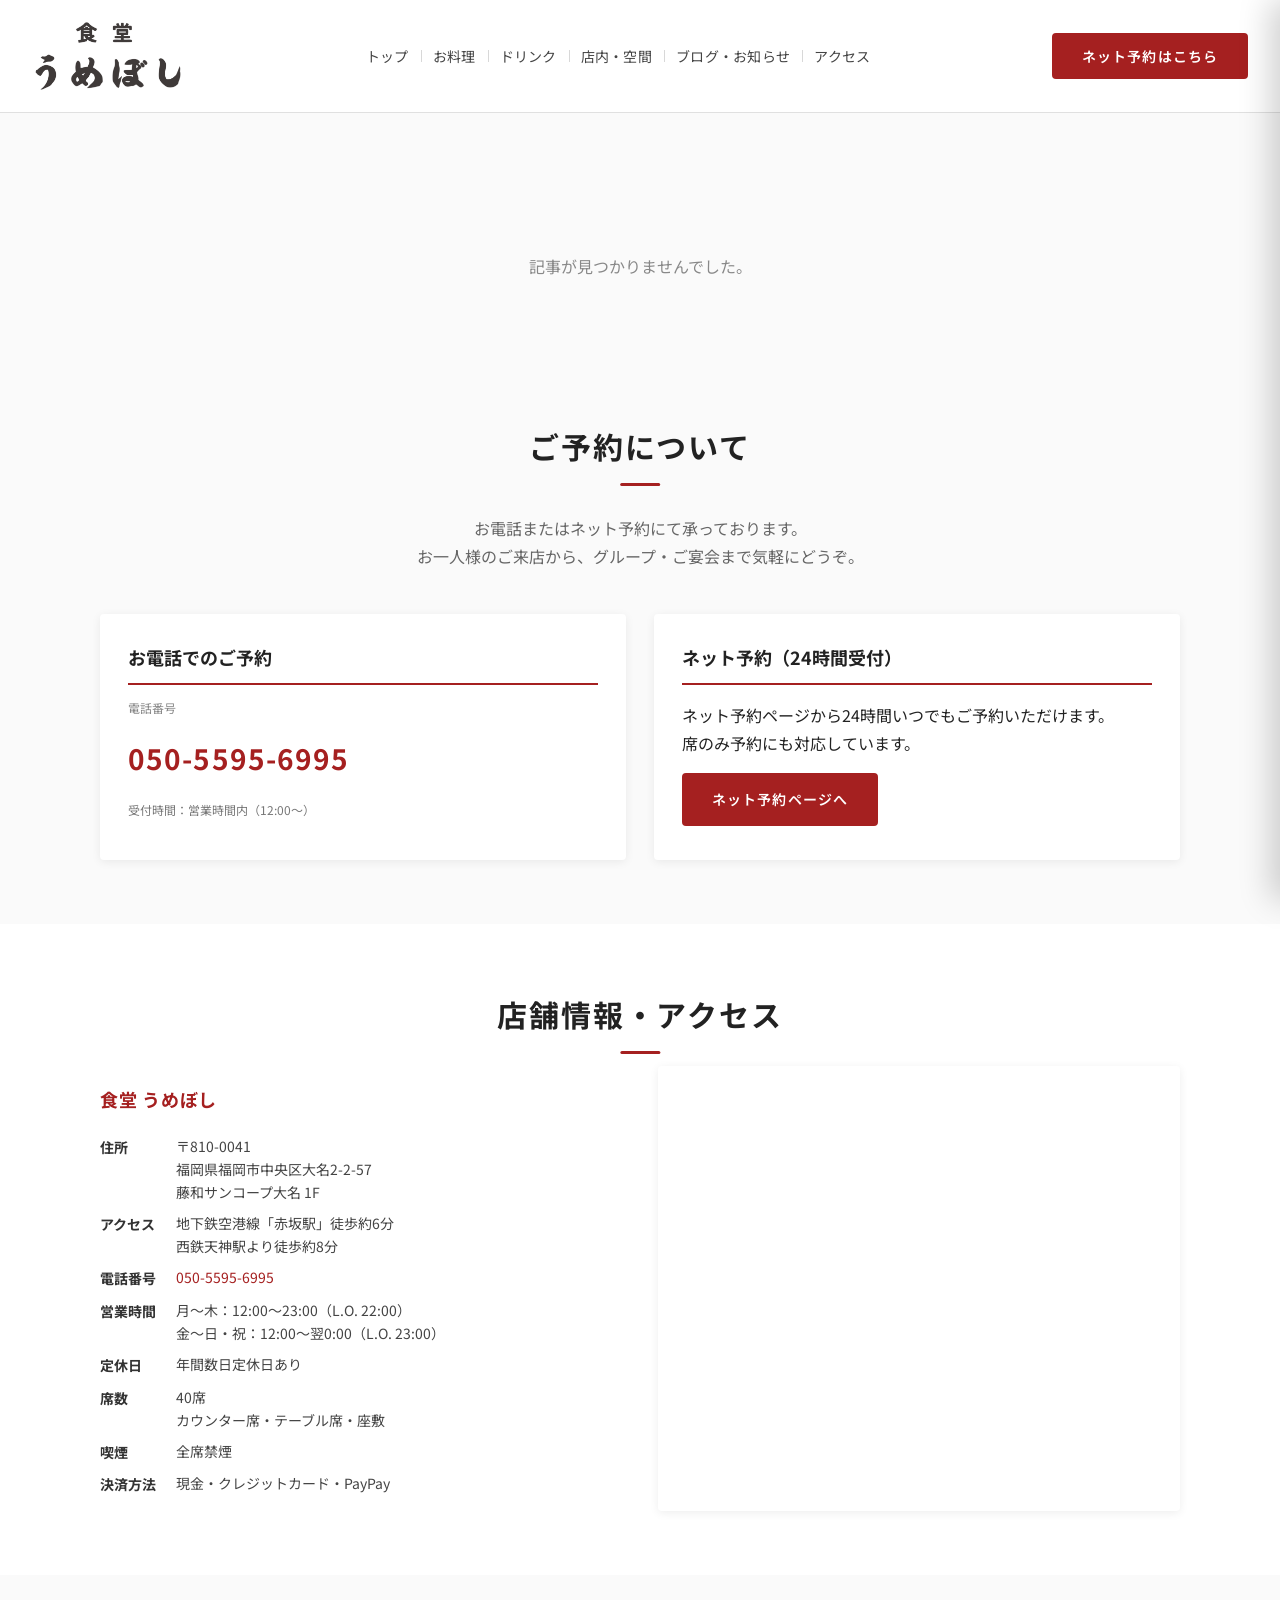
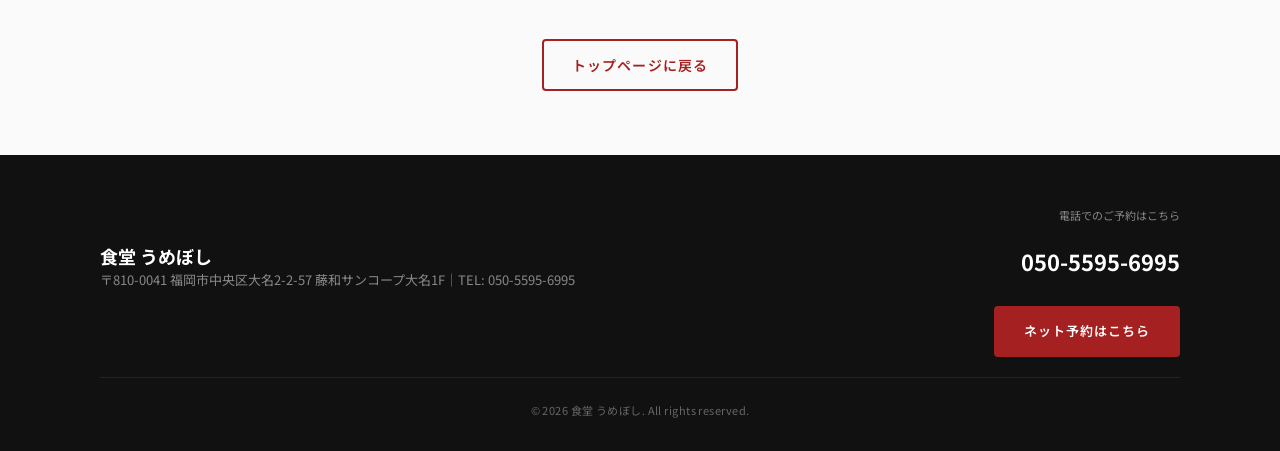
<file: blog/posts/post.html>
<!DOCTYPE html>
<html lang="ja">
<head>
<meta charset="UTF-8">
<title>ブログ｜食堂 うめぼし</title>
<meta name="viewport" content="width=device-width, initial-scale=1">
<meta name="description" content="食堂 うめぼしのブログ記事">
<link rel="canonical" id="canonical-link" href="https://shokudou-umeboshi.com/blog/">
<meta property="og:type" content="article">
<meta property="og:site_name" content="食堂 うめぼし">
<meta property="og:url" id="og-url" content="https://shokudou-umeboshi.com/blog/">
<link rel="icon" href="../../images/umeboshi_icon.png">
<link rel="preconnect" href="https://fonts.googleapis.com">
<link rel="preconnect" href="https://fonts.gstatic.com" crossorigin>
<link href="https://fonts.googleapis.com/css2?family=Noto+Sans+JP:wght@400;500;700&display=swap" rel="stylesheet">
<link rel="stylesheet" href="../../style.css">
<script src="../../vendor/dompurify/purify.min.js"></script>
<script src="../../vendor/marked/marked.umd.js"></script>
<!-- Google tag (gtag.js) -->
<script async src="https://www.googletagmanager.com/gtag/js?id=G-2JK3BB0NMW"></script>
<script>
  window.dataLayer = window.dataLayer || [];
  function gtag(){dataLayer.push(arguments);}
  gtag('js', new Date());
  gtag('config', 'G-2JK3BB0NMW');
</script>
<style>
  .post-hero {
    width: 100%;
    max-height: 420px;
    object-fit: cover;
    border-radius: 4px;
    margin-bottom: 28px;
    display: block;
  }
  .post-meta {
    display: flex;
    align-items: center;
    gap: 12px;
    margin-bottom: 18px;
    flex-wrap: wrap;
  }
  .post-date {
    font-size: 12px;
    color: #999;
    letter-spacing: 0.06em;
  }
  .post-tag {
    font-size: 11px;
    padding: 2px 10px;
    border-radius: 2px;
    background: var(--primary-soft);
    color: var(--primary);
    border: 1px solid rgba(165,32,32,0.2);
  }
  .post-title {
    font-size: clamp(20px, 3vw, 28px);
    font-weight: 700;
    line-height: 1.5;
    margin-bottom: 24px;
    letter-spacing: 0.03em;
  }
  .post-body {
    font-size: 15px;
    line-height: 1.9;
    color: #333;
    max-width: 720px;
  }
  .post-body h2 {
    font-size: 20px;
    font-weight: 700;
    margin: 32px 0 12px;
    padding-bottom: 8px;
    border-bottom: 2px solid var(--primary);
  }
  .post-body h3 {
    font-size: 17px;
    font-weight: 700;
    margin: 24px 0 10px;
  }
  .post-body p { margin: 0 0 16px; }
  .post-body ul, .post-body ol {
    padding-left: 1.6em;
    margin-bottom: 16px;
  }
  .post-body img {
    max-width: 100%;
    height: auto;
    border-radius: 4px;
    margin: 12px 0;
  }
  .post-back {
    margin-top: 40px;
    padding-top: 24px;
    border-top: 1px solid #eee;
  }
</style>
<script src="../../vendor/blog-security.js"></script>
</head>

<body data-page="blog">
<div id="shared-header"></div>

<main id="main">

  <section class="section page-head" id="post-section">
    <div class="section-inner" style="max-width:760px;">
      <p id="post-loading" style="text-align:center; color:#888; padding:60px 0;">読み込み中…</p>
    </div>
  </section>

  <div id="shared-bottom"></div>
  <a href="#" class="page-top" aria-label="ページの先頭へ"><svg xmlns="http://www.w3.org/2000/svg" width="22" height="22" viewBox="0 0 24 24" fill="none" stroke="currentColor" stroke-width="2.5" stroke-linecap="round" stroke-linejoin="round"><polyline points="18 15 12 9 6 15"/></svg></a>

</main>

<script src="../../common.js"></script>
<script>
(function () {
  function esc(s) {
    return String(s ?? '').replaceAll('&','&amp;').replaceAll('<','&lt;')
      .replaceAll('>','&gt;').replaceAll('"','&quot;').replaceAll("'","&#39;");
  }
  function fmtDate(d) {
    const m = String(d || '').match(/^(\d{4})-(\d{2})-(\d{2})$/);
    return m ? `${m[1]}年${m[2]}月${m[3]}日` : esc(d || '');
  }

  const slug = decodeURIComponent(location.hash.slice(1)) || new URLSearchParams(location.search).get('slug');
  const section = document.getElementById('post-section');

  if (!slug) {
    section.innerHTML = '<div class="section-inner"><p style="text-align:center;color:#888;padding:60px 0;">記事が見つかりませんでした。</p></div>';
    return;
  }

  const canonicalUrl = `https://shokudou-umeboshi.com/blog/posts/post.html?slug=${encodeURIComponent(slug)}`;
  document.getElementById('canonical-link')?.setAttribute('href', canonicalUrl);
  document.getElementById('og-url')?.setAttribute('content', canonicalUrl);

  fetch('../../blog/posts.json', { cache: 'no-store' })
    .then(r => { if (!r.ok) throw new Error(); return r.json(); })
    .then(data => {
      const posts = data.posts ?? data;
      const post = posts.find(p => p.slug === slug);
      if (!post) throw new Error('not found');

      document.title = `${post.title}｜食堂 うめぼし`;

      let imgSrc = '';
      if (post.image) {
        imgSrc = post.image
          .replace(/^\.\//, '../../')
          .replace(/^\.\.\//, '../../');
      }

      const rawBody = post.body || `<p>${esc(post.excerpt)}</p>`;
      const bodyHtml = (typeof marked !== 'undefined' && !rawBody.trimStart().startsWith('<'))
        ? marked.parse(rawBody)
        : rawBody;

      const tags = Array.isArray(post.tags) ? post.tags : [];

      section.innerHTML = `
        <div class="section-inner" style="max-width:760px;">
          <div class="post-meta">
            <time class="post-date" datetime="${esc(post.date)}">${fmtDate(post.date)}</time>
            ${tags.map(t => `<span class="post-tag">${esc(t)}</span>`).join('')}
          </div>
          <h1 class="post-title">${esc(post.title)}</h1>
          ${imgSrc ? `<img src="${esc(BlogSecurity.imageURL(imgSrc))}" alt="${esc(post.title)}" class="post-hero">` : ''}
          <div class="post-body">${BlogSecurity.sanitizeHTML(bodyHtml)}</div>
          <div class="post-back">
            <a href="/blog/" class="btn-secondary">← ブログ一覧に戻る</a>
          </div>
        </div>`;
    })
    .catch(() => {
      section.innerHTML = '<div class="section-inner"><p style="text-align:center;color:#888;padding:60px 0;">記事が見つかりませんでした。</p></div>';
    });
})();
</script>

</body>
</html>
</file>
<file: style.css>
/* --------------- reset & base --------------- */

:root {
  --header-h: 112px;

  /* ===== THEME COLOR (UMEBOSHI / Izakaya Red) ===== */
  --primary:        #a52020;
  --primary-hover:  #831a1a;
  --primary-soft:   #fef5f5;
  --primary-ink:    #fff;
  --gold:           #d4891a;
  --gold-soft:      #fdf5e3;
}

*,
*::before,
*::after { box-sizing: border-box; }

html { scroll-behavior: smooth; }

body {
  margin: 0;
  font-family: "Noto Sans JP", "Hiragino Sans", "Yu Gothic", sans-serif;
  color: #222;
  background-color: #fafafa;
  line-height: 1.75;
}

img {
  max-width: 100%;
  height: auto;
  display: block;
}

a { color: inherit; text-decoration: none; }

ul { margin: 0; padding: 0; list-style: none; }

h1, h2, h3, h4 {
  margin: 0;
  font-weight: 700;
}


/* --------------- layout helpers --------------- */

.section {
  padding: 64px 16px;
  scroll-margin-top: var(--header-h);
}

body.is-home .section {
  opacity: 0;
  transform: translateY(20px);
  transition: opacity .65s ease, transform .65s ease;
  will-change: opacity, transform;
}

body.is-home .section.is-inview {
  opacity: 1;
  transform: translateY(0);
}

body:not(.is-home) .section {
  opacity: 1;
  transform: none;
  transition: none;
}

@media (prefers-reduced-motion: reduce) {
  .section {
    opacity: 1;
    transform: none;
    transition: none;
  }
}

.section-inner {
  max-width: 1080px;
  margin: 0 auto;
}

.section-title {
  font-size: 30px;
  letter-spacing: 0.06em;
  text-align: center;
  margin-bottom: 12px;
  position: relative;
  display: inline-block;
  left: 50%;
  transform: translateX(-50%);
}

.section-title::after {
  content: "";
  display: block;
  width: 40px;
  height: 3px;
  background: var(--primary);
  margin: 10px auto 0;
  border-radius: 2px;
}

.section-lead {
  text-align: center;
  margin-bottom: 44px;
  color: #666;
}


/* --------------- buttons --------------- */

.btn-primary,
.btn-secondary {
  display: inline-block;
  padding: 12px 28px;
  border-radius: 4px;
  font-size: 14px;
  letter-spacing: 0.08em;
  border: 2px solid transparent;
  transition: all 0.2s ease;
  white-space: nowrap;
  font-weight: 600;
}

.btn-primary {
  background-color: var(--primary);
  color: #fff;
  border-color: var(--primary);
}

.btn-primary:hover {
  background-color: var(--primary-hover);
  border-color: var(--primary-hover);
}

.btn-secondary {
  background-color: transparent;
  color: var(--primary);
  border-color: var(--primary);
}

.btn-secondary:hover {
  background-color: var(--primary-soft);
}


/* --------------- page top button --------------- */

.page-top {
  position: fixed;
  right: 18px;
  bottom: calc(18px + env(safe-area-inset-bottom, 0px));
  width: 48px;
  height: 48px;
  border-radius: 4px;
  display: grid;
  place-items: center;
  background: var(--primary);
  color: #fff;
  border: 1px solid var(--primary);
  box-shadow: 0 4px 14px rgba(165,32,32,0.3);
  line-height: 0;
  z-index: 900;
  opacity: 0;
  transform: translateY(10px);
  pointer-events: none;
  transition: opacity .18s ease, transform .18s ease;
}

.page-top.is-show {
  opacity: 1;
  transform: translateY(0);
  pointer-events: auto;
}

.page-top:hover { background: var(--primary-hover); }


/* --------------- header --------------- */

.site-header {
  position: sticky;
  top: 0;
  left: 0;
  width: 100%;
  z-index: 1000;
  background: #fff;
  color: #222;
  box-shadow: 0 1px 0 rgba(0,0,0,0.10);
}

.header-inner {
  width: 100%;
  padding: 16px 32px;
  display: flex;
  align-items: center;
  justify-content: space-between;
  gap: 24px;
}

.header-brand { flex-shrink: 0; }

.site-logo {
  display: flex;
  align-items: center;
  line-height: 1;
}

.site-logo-img {
  height: 80px;
  width: auto;
  display: block;
}

.header-right {
  display: flex;
  align-items: center;
  gap: 16px;
  flex-shrink: 0;
}

.header-cta {
  display: flex;
  flex-direction: column;
  align-items: flex-end;
  gap: 5px;
}

.header-reserve {
  font-size: 14px;
  text-align: center;
  transition: min-width 0.35s ease, padding 0.3s ease;
}

.header-tel-link {
  font-size: 12px;
  font-weight: 700;
  color: var(--primary);
  letter-spacing: 0.04em;
}

.global-nav {
  flex: 1;
  display: flex;
  justify-content: center;
  align-items: center;
  overflow: hidden;
  transition: opacity 0.25s ease, max-width 0.35s ease;
  max-width: 800px;
}

.global-nav ul {
  display: flex;
  flex-wrap: nowrap;
  align-items: stretch;
  height: 100%;
  gap: 0;
  padding: 0;
  margin: 0;
  list-style: none;
}

.global-nav li {
  display: flex;
  align-items: stretch;
  position: relative;
}

.global-nav li + li::before {
  content: '';
  position: absolute;
  left: 0;
  top: 50%;
  transform: translateY(-50%);
  width: 1px;
  height: 12px;
  background: #d8d8d8;
}

.global-nav a {
  display: flex;
  align-items: center;
  padding: 0 12px;
  height: 100%;
  font-size: 14px;
  color: #444;
  letter-spacing: 0.02em;
  white-space: nowrap;
  text-align: center;
  position: relative;
  transition: color 0.2s;
}

.global-nav a::after {
  content: '';
  position: absolute;
  bottom: -1px;
  left: 0;
  width: 100%;
  height: 2px;
  background: var(--primary);
  transform: scaleX(0);
  transform-origin: left center;
  transition: transform 0.25s ease;
}

.global-nav a:hover { color: var(--primary); }
.global-nav a:hover::after { transform: scaleX(1); }

.global-nav a[aria-current] {
  color: var(--primary);
  font-weight: 700;
}
.global-nav a[aria-current]::after { transform: scaleX(1); }

.header-only-desktop { display: block; }
.global-nav.header-only-desktop { display: flex; }

.nav-toggle {
  display: none !important;
  width: 40px;
  height: 36px;
  padding: 0;
  border-radius: 4px;
  border: 1px solid #ddd;
  background: transparent;
  flex-direction: column;
  align-items: center;
  justify-content: center;
  gap: 5px;
  -webkit-tap-highlight-color: transparent;
  appearance: none;
  -webkit-appearance: none;
  cursor: pointer;
}

.nav-toggle__bar {
  width: 20px;
  height: 2px;
  background: #333;
  border-radius: 2px;
  margin: 0 !important;
}

@media (max-width: 900px) {
  .nav-toggle { display: flex !important; }
}


/* --------------- drawer --------------- */

.drawer-overlay {
  position: fixed;
  inset: 0;
  background: rgba(0,0,0,0.5);
  opacity: 0;
  pointer-events: none;
  transition: opacity .22s ease;
  z-index: 999;
}

.drawer {
  position: fixed;
  top: 0;
  right: 0;
  height: 100dvh;
  width: min(84vw, 360px);
  background: #fff;
  transform: translateX(100%);
  transition: transform .22s ease;
  z-index: 1001;
  padding: 18px 18px 22px;
  overflow-y: auto;
  -webkit-overflow-scrolling: touch;
  box-shadow: -10px 0 30px rgba(0,0,0,0.18);
}

.drawer.is-open { transform: translateX(0); }
.drawer-overlay.is-open { opacity: 1; pointer-events: auto; }

.drawer-close {
  appearance: none;
  -webkit-appearance: none;
  background: transparent;
  border: 0;
  font-size: 32px;
  line-height: 1;
  cursor: pointer;
  margin-left: auto;
  display: block;
  color: #333;
}

.drawer nav ul { padding: 18px 8px 8px; }

.drawer nav a {
  display: block;
  padding: 14px 8px;
  border-bottom: 1px solid #f0f0f0;
  color: #222;
  font-size: 15px;
  letter-spacing: 0.04em;
}

.drawer nav a:hover { color: var(--primary); }


/* --------------- hero --------------- */

.hero { background: #fff; }

.hero-brand {
  background: transparent;
  text-align: center;
  padding: clamp(24px, 4vh, 48px) 20px 0;
  position: relative;
  z-index: 3;
}

.hero-logo { margin: 0; line-height: 1; }

.hero-logo-img {
  width: clamp(200px, 35vw, 440px);
  height: auto;
  display: inline-block;
}

.hero-visual {
  position: relative;
  height: calc(100vh - 60px);
  min-height: 480px;
  margin-top: clamp(-100px, -8vw, -40px);
  margin-left: clamp(16px, 5vw, 60px);
  margin-right: clamp(16px, 5vw, 60px);
  border-radius: 24px;
  overflow: hidden;
  z-index: 1;
}

.hero-slides {
  position: absolute;
  inset: 0;
  z-index: 0;
}

.hero-slide {
  position: absolute;
  inset: 0;
  background-size: cover;
  background-position: center;
  opacity: 0;
  transition: opacity 1.6s ease;
}

.hero-slide.is-active { opacity: 1; }

.hero-slide-1 { background-image: url("./images/hero-slide-1.jpg"); }
.hero-slide-2 { background-image: url("./images/hero-slide-2.jpg"); }
.hero-slide-3 { background-image: url("./images/hero-slide-3.jpg"); }

.hero-visual::before {
  content: "";
  position: absolute;
  inset: 0;
  background: linear-gradient(
    to bottom,
    rgba(0,0,0,0.15) 0%,
    rgba(0,0,0,0.10) 40%,
    rgba(0,0,0,0.55) 100%
  );
  z-index: 1;
  pointer-events: none;
}

.hero-visual::after {
  content: "";
  position: absolute;
  top: 0;
  left: 0;
  right: 0;
  height: clamp(60px, 10vw, 100px);
  background: linear-gradient(to bottom, rgba(255,255,255,0.90) 0%, transparent 100%);
  z-index: 2;
  pointer-events: none;
}

.hero-visual-content {
  position: absolute;
  left: 50%;
  bottom: 14%;
  transform: translateX(-50%);
  width: 100%;
  max-width: 560px;
  padding: 0 20px;
  text-align: center;
  color: #fff;
  z-index: 3;
}

.hero-rule {
  width: 40px;
  height: 1px;
  background: rgba(255,255,255,0.60);
  margin: 0 auto 20px;
}

.hero-catch {
  font-size: clamp(16px, 2.5vw, 22px);
  font-weight: 500;
  letter-spacing: 0.20em;
  color: #fff;
  margin: 0 0 16px;
  text-shadow: 0 1px 10px rgba(0,0,0,0.5);
}

.hero-desc {
  font-size: clamp(13px, 1.6vw, 15px);
  color: rgba(255,255,255,0.92);
  margin: 0 0 28px;
  line-height: 1.9;
  text-shadow: 0 1px 6px rgba(0,0,0,0.45);
}

.hero-actions {
  display: flex;
  flex-direction: column;
  align-items: center;
  gap: 14px;
}

.hero-btn-reserve {
  display: inline-flex;
  align-items: center;
  justify-content: center;
  min-width: 260px;
  padding: 15px 36px;
  background: var(--primary);
  color: #fff;
  font-size: 15px;
  font-weight: 700;
  letter-spacing: 0.10em;
  border: 2px solid var(--primary);
  border-radius: 2px;
  transition: background 0.2s, transform 0.15s;
}

.hero-btn-reserve:hover {
  background: var(--primary-hover);
  border-color: var(--primary-hover);
  transform: translateY(-2px);
}

.hero-btn-tel {
  display: inline-flex;
  align-items: center;
  gap: 8px;
  font-size: 20px;
  font-weight: 700;
  color: #fff;
  letter-spacing: 0.06em;
  text-shadow: 0 1px 8px rgba(0,0,0,0.5);
  opacity: 0.90;
  transition: opacity 0.15s;
}

.hero-btn-tel:hover { opacity: 1; }
.hero-btn-tel__icon { font-size: 15px; opacity: 0.8; }

.scroll-indicator {
  position: absolute;
  left: 50%;
  bottom: calc(20px + env(safe-area-inset-bottom, 0px));
  transform: translateX(-50%);
  display: flex;
  flex-direction: column;
  align-items: center;
  gap: 8px;
  color: #fff;
  text-decoration: none;
  z-index: 3;
}

.scroll-indicator__line {
  display: block;
  width: 1px;
  height: 36px;
  background: rgba(255,255,255,0.55);
  animation: scrollLine 2s ease-in-out infinite;
  transform-origin: top;
}

@keyframes scrollLine {
  0%   { transform: scaleY(0); opacity: 0; }
  50%  { transform: scaleY(1); opacity: 1; }
  100% { transform: scaleY(1); opacity: 0; }
}

.scroll-indicator__text {
  font-size: 9px;
  letter-spacing: 0.4em;
  opacity: 0.55;
}


/* --------------- topics --------------- */

.topics { background-color: #fff; }

.topics-grid {
  display: grid;
  grid-template-columns: repeat(3, minmax(0, 1fr));
  gap: 24px;
}

.topic-card {
  background-color: #fff;
  border-radius: 4px;
  box-shadow: 0 2px 12px rgba(0,0,0,0.07);
  overflow: hidden;
  display: flex;
  flex-direction: column;
  transition: transform 0.2s ease, box-shadow 0.2s ease;
}

.topic-card:hover {
  transform: translateY(-4px);
  box-shadow: 0 8px 24px rgba(0,0,0,0.12);
}

.topic-image {
  aspect-ratio: 16 / 11;
  background-size: cover;
  background-position: center;
}

.topic-image-1 { background-image: url("./images/topics-card-1.jpg"); }
.topic-image-2 { background-image: url("./images/topics-card-2.jpg"); }
.topic-image-3 { background-image: url("./images/topics-card-3.jpg"); }

.topic-card h3 {
  font-size: 15px;
  padding: 14px 18px 6px;
  letter-spacing: 0.03em;
}

.topic-card p {
  font-size: 13px;
  padding: 0 18px 18px;
  color: #666;
  line-height: 1.65;
}


/* --------------- concept --------------- */

.concept { background-color: #fafafa; }

.concept-inner {
  display: grid;
  grid-template-columns: 1.15fr 1fr;
  gap: 48px;
  align-items: center;
}

.concept-text p {
  margin-bottom: 14px;
  color: #444;
  font-size: 15px;
}

.concept-image {
  border-radius: 4px;
  aspect-ratio: 4 / 3;
  background-size: cover;
  background-position: center;
  box-shadow: 0 8px 28px rgba(0,0,0,0.14);
}

.concept-main-image { background-image: url("./images/concept-main.jpg"); }


/* --------------- menu --------------- */

.menu { background-color: #fff; }

.menu-grid {
  display: grid;
  grid-template-columns: repeat(3, minmax(0, 1fr));
  gap: 24px;
}

.menu-card {
  background-color: #fff;
  border-radius: 4px;
  overflow: hidden;
  box-shadow: 0 2px 10px rgba(0,0,0,0.06);
  transition: transform 0.2s, box-shadow 0.2s;
}

.menu-card:hover {
  transform: translateY(-4px);
  box-shadow: 0 8px 22px rgba(0,0,0,0.12);
}

.menu-image {
  aspect-ratio: 4 / 3;
  background-size: cover;
  background-position: center;
}

.menu-image-1 { background-image: url("./images/menu-card-1.jpg"); }
.menu-image-2 { background-image: url("./images/menu-card-2.jpg"); }
.menu-image-3 { background-image: url("./images/menu-card-3.jpg"); }

.menu-card h3 {
  font-size: 15px;
  padding: 14px 18px 6px;
  letter-spacing: 0.03em;
}

.menu-card p {
  font-size: 13px;
  padding: 0 18px 18px;
  color: #666;
}


/* --------------- drink --------------- */

.drink { background-color: #fafafa; }

.drink-grid {
  display: grid;
  grid-template-columns: repeat(3, minmax(0, 1fr));
  gap: 24px;
}

.drink-card {
  background-color: #fff;
  border-radius: 4px;
  overflow: hidden;
  box-shadow: 0 2px 10px rgba(0,0,0,0.06);
  transition: transform 0.2s;
}

.drink-card:hover { transform: translateY(-3px); }

.drink-image {
  aspect-ratio: 4 / 3;
  background-size: cover;
  background-position: center;
}

.drink-image-1 { background-image: url("./images/drink-card-1.jpg"); }
.drink-image-2 { background-image: url("./images/drink-card-2.jpg"); }
.drink-image-3 { background-image: url("./images/drink-card-3.jpg"); }

.drink-card h3 {
  font-size: 15px;
  padding: 14px 18px 6px;
  margin: 0;
}

.drink-card p {
  font-size: 13px;
  padding: 0 18px 18px;
  color: #666;
  margin: 0;
}


/* --------------- space --------------- */

.space { background-color: #fff; }

.space-inner {
  display: grid;
  grid-template-columns: 1.1fr 1fr;
  gap: 48px;
  align-items: center;
}

.space-text p {
  margin-bottom: 14px;
  color: #444;
  font-size: 15px;
}

.space-image {
  border-radius: 4px;
  aspect-ratio: 4 / 3;
  background-size: cover;
  background-position: center;
  box-shadow: 0 8px 28px rgba(0,0,0,0.14);
}

.space-main-image { background-image: url("./images/space-main.jpg"); }


/* --------------- blog --------------- */

.blog { background-color: #fafafa; }

.blog-grid {
  display: grid;
  grid-template-columns: repeat(3, minmax(0, 1fr));
  gap: 24px;
}

.blog-card {
  border-radius: 4px;
  overflow: hidden;
  box-shadow: 0 2px 10px rgba(0,0,0,0.06);
  background: #fff;
  transition: transform 0.2s, box-shadow 0.2s;
}

.blog-card:hover {
  transform: translateY(-4px);
  box-shadow: 0 8px 22px rgba(0,0,0,0.12);
}

.blog-card a { display: block; color: inherit; }

.blog-image {
  width: 100%;
  aspect-ratio: 16 / 9;
  background-size: cover;
  background-position: center;
  background-repeat: no-repeat;
}

.blog-body { padding: 14px 16px 18px; }

.blog-date {
  font-size: 11px;
  color: #999;
  letter-spacing: 0.06em;
  display: block;
  margin-bottom: 6px;
}

.blog-title {
  font-size: 14px;
  font-weight: 700;
  line-height: 1.5;
  margin-bottom: 6px;
}

.blog-excerpt {
  font-size: 12px;
  color: #777;
  line-height: 1.65;
}

#blogList .blog-card a {
  display: grid;
  grid-template-columns: 88px 1fr;
  gap: 14px;
  align-items: start;
}

#blogList .blog-card .blog-image {
  width: 88px;
  height: 88px;
  aspect-ratio: 1 / 1;
  border-radius: 4px;
}

#blogList .blog-card .blog-body { padding: 0; }
#blogList .blog-title { font-size: 15px; }
#blogList .blog-excerpt { font-size: 13px; }

#blog-latest-grid .blog-card a {
  display: grid;
  grid-template-columns: 88px 1fr;
  gap: 14px;
  align-items: start;
}

#blog-latest-grid .blog-card .blog-image {
  width: 88px;
  height: 88px;
  aspect-ratio: 1 / 1;
  border-radius: 4px;
  background-size: cover;
  background-position: center;
  background-repeat: no-repeat;
}

#blog-latest-grid .blog-card .blog-body { margin-top: 0; padding: 0; }
#blog-latest-grid .blog-title { font-size: 14px; line-height: 1.45; margin-bottom: 4px; }
#blog-latest-grid .blog-excerpt { font-size: 12px; line-height: 1.6; opacity: 0.85; }

@media (max-width: 600px) {
  #blogList .blog-card a,
  #blog-latest-grid .blog-card a {
    grid-template-columns: 1fr;
  }
  #blogList .blog-card .blog-image,
  #blog-latest-grid .blog-card .blog-image {
    width: 100%;
    height: auto;
    aspect-ratio: 16 / 9;
    margin-bottom: 8px;
  }
}


/* --------------- reserve --------------- */

.reserve { background-color: #fafafa; }

.reserve-grid {
  display: grid;
  grid-template-columns: repeat(2, minmax(0, 1fr));
  gap: 28px;
}

.reserve-block {
  background-color: #fff;
  border-radius: 4px;
  padding: 28px;
  box-shadow: 0 2px 10px rgba(0,0,0,0.07);
}

.reserve-block h3 {
  font-size: 18px;
  margin-bottom: 12px;
  padding-bottom: 10px;
  border-bottom: 2px solid var(--primary);
}

.reserve-tel-label {
  font-size: 12px;
  color: #888;
  margin-bottom: 4px;
}

.reserve-tel-number a {
  font-size: 28px;
  font-weight: 700;
  color: var(--primary);
  letter-spacing: 0.04em;
}

.reserve-time {
  font-size: 12px;
  color: #777;
  margin-top: 8px;
}


/* --------------- access --------------- */

.access { background-color: #fff; }

.access-grid {
  display: grid;
  grid-template-columns: 1fr 1fr;
  gap: 36px;
  align-items: stretch;
}

.access-map {
  border-radius: 4px;
  box-shadow: 0 2px 10px rgba(0,0,0,0.07);
  overflow: hidden;
  display: flex;
  min-height: 380px;
}

.access-map iframe {
  width: 100%;
  height: 100%;
  border: 0;
  display: block;
  flex: 1;
}

.shop-name {
  font-size: 18px;
  font-weight: 700;
  margin-bottom: 20px;
  color: var(--primary);
  letter-spacing: 0.04em;
}

.shop-data {
  display: grid;
  grid-template-columns: auto 1fr;
  gap: 8px 20px;
  font-size: 14px;
  color: #444;
}

.shop-data dt {
  font-weight: 700;
  color: #333;
  white-space: nowrap;
}

.shop-data dd {
  margin: 0;
  line-height: 1.65;
}

.shop-data a { color: var(--primary); }


/* --------------- footer --------------- */

.site-footer {
  background-color: #111;
  color: #eee;
  padding: 40px 20px 20px;
}

.footer-inner {
  max-width: 1080px;
  margin: 0 auto;
}

.footer-top {
  display: flex;
  justify-content: space-between;
  gap: 24px;
  align-items: center;
  margin-bottom: 20px;
  flex-wrap: wrap;
}

.footer-brand p {
  margin-top: 4px;
  font-size: 13px;
  color: #888;
}

.footer-contact { text-align: right; }

.footer-tel-label {
  font-size: 11px;
  color: #888;
  margin-bottom: 2px;
}

.footer-tel-number a {
  font-size: 22px;
  font-weight: 700;
  color: #fff;
}

.footer-reserve {
  margin-top: 10px;
  font-size: 13px;
}

.footer-sns {
  display: flex;
  gap: 12px;
  margin-top: 10px;
  justify-content: flex-end;
}

.footer-sns a {
  font-size: 12px;
  color: #aaa;
  text-decoration: underline;
  text-underline-offset: 3px;
}

.footer-sns a:hover { color: #fff; }

.footer-bottom {
  border-top: 1px solid rgba(255,255,255,0.08);
  padding-top: 12px;
  text-align: center;
}

.footer-copy {
  font-size: 11px;
  color: #666;
  letter-spacing: 0.04em;
}


/* --------------- page inner styles --------------- */

.page-head { padding-bottom: 0; }

.page-title {
  text-align: center;
  font-size: 32px;
  letter-spacing: 0.08em;
  margin-bottom: 10px;
}

.page-lead {
  text-align: center;
  color: #666;
  margin: 0 0 40px;
}

.mp-grid { display: grid; gap: 20px; }

.mp-grid--2 {
  grid-template-columns: repeat(2, minmax(0, 1fr));
  max-width: 1080px;
  margin: 0 auto;
  align-items: start;
}

.mp-grid--3 { grid-template-columns: repeat(3, minmax(0, 1fr)); }

.mp-card {
  background: #fff;
  border-radius: 4px;
  padding: 22px;
  box-shadow: 0 2px 10px rgba(0,0,0,0.07);
  height: 100%;
}

.mp-card__title {
  font-weight: 700;
  font-size: 17px;
  margin-bottom: 14px;
  padding-bottom: 10px;
  border-bottom: 2px solid var(--primary);
  letter-spacing: 0.04em;
}

.mp-list {
  display: flex;
  flex-direction: column;
  gap: 8px;
}

.mp-item {
  display: flex;
  justify-content: space-between;
  align-items: baseline;
  font-size: 14px;
  line-height: 1.6;
  padding-bottom: 8px;
  border-bottom: 1px dashed #eee;
  gap: 12px;
}

.mp-item:last-child { border-bottom: none; }

.mp-item span:last-child {
  font-weight: 700;
  color: var(--primary);
  white-space: nowrap;
}

.mp-note {
  text-align: center;
  margin-top: 24px;
  color: #777;
  font-size: 13px;
}

.mp-hr {
  border: 0;
  border-top: 1px solid #eee;
  margin: 14px 0;
}

.mp-badge {
  display: inline-block;
  margin-left: 6px;
  padding: 2px 8px;
  border-radius: 2px;
  font-size: 11px;
  color: var(--primary);
  border: 1px solid rgba(165,32,32,0.3);
  background: var(--primary-soft);
}

.mp-badge--red {
  color: #fff;
  background: var(--primary);
  border-color: var(--primary);
}

.mp-badge--gold {
  color: var(--gold);
  background: var(--gold-soft);
  border-color: var(--gold);
}

.mp-price {
  font-weight: 700;
  color: var(--primary);
  white-space: nowrap;
}

.mp-price small { font-size: 11px; }

.mp-card--feature { border-top: 3px solid var(--gold); }

.mp-card__note {
  font-size: 12px;
  color: #888;
  margin-bottom: 12px;
  line-height: 1.6;
}

.menu-cat-title {
  display: flex;
  align-items: baseline;
  gap: 12px;
  margin-bottom: 20px;
  padding-bottom: 10px;
  border-bottom: 3px solid var(--primary);
}

.menu-cat-ja {
  font-size: 22px;
  font-weight: 700;
  color: #222;
  letter-spacing: 0.04em;
}

.menu-cat-en {
  font-size: 13px;
  font-weight: 500;
  color: #aaa;
  letter-spacing: 0.1em;
  text-transform: uppercase;
}

.menu-cat-lead {
  font-size: 13px;
  color: #666;
  margin-bottom: 16px;
  margin-top: -8px;
}


/* drink page */
.drinkcat-grid {
  display: grid;
  grid-template-columns: repeat(2, minmax(0, 1fr));
  gap: 24px;
}

.drinkcat-card {
  background: #fff;
  border-radius: 4px;
  padding: 22px;
  box-shadow: 0 2px 10px rgba(0,0,0,0.06);
}

.drinkcat-title {
  font-size: 17px;
  font-weight: 700;
  margin-bottom: 14px;
  padding-bottom: 10px;
  border-bottom: 2px solid var(--primary);
  letter-spacing: 0.04em;
}

.drinkcat-list { display: grid; gap: 6px; }

.drinkcat-list li {
  display: grid;
  grid-template-columns: 1fr auto;
  gap: 12px;
  align-items: baseline;
  padding-bottom: 6px;
  border-bottom: 1px dashed #eee;
  font-size: 14px;
  color: #444;
}

.drinkcat-list .price {
  font-weight: 700;
  color: var(--primary);
  white-space: nowrap;
}

.drinkcat-note {
  margin: 10px 0 0;
  font-size: 12px;
  color: #888;
}

.drinkcat-sub {
  display: block;
  font-size: 11px;
  color: #aaa;
  margin-top: 2px;
}


/* more-link */
.more-link {
  margin-top: 36px;
  display: flex;
  justify-content: center;
}


/* --------------- misc --------------- */

.back-to-top-home { text-align: center; }
.is-home .back-to-top-home { display: none; }

body:not(.is-home) main { padding-top: 0; }


/* --------------- responsive --------------- */

@media (max-width: 900px) {
  :root { --header-h: 64px; }

  .header-only-desktop,
  .global-nav.header-only-desktop { display: none; }

  .header-reserve {
    font-size: 11px;
    height: 36px;
    padding: 0 10px;
    white-space: nowrap;
    border-radius: 4px;
    display: flex;
    align-items: center;
    justify-content: center;
    box-sizing: border-box;
  }

  .header-inner { padding: 10px 16px; }

  .topics-grid,
  .menu-grid,
  .drink-grid,
  .blog-grid {
    grid-template-columns: repeat(2, minmax(0, 1fr));
  }

  .concept-inner,
  .space-inner,
  .reserve-grid,
  .access-grid {
    grid-template-columns: 1fr;
  }

  .access-map { min-height: 0; }
  .access-map iframe { height: 320px; flex: none; }

  .mp-grid--2 { grid-template-columns: repeat(2, minmax(0, 1fr)); }
  .mp-grid--3 { grid-template-columns: 1fr; }
  .drinkcat-grid { grid-template-columns: 1fr; }
}

@media (max-width: 640px) {
  .section { padding: 48px 16px; }
  .section-title { font-size: 22px; }

  .topics-grid,
  .menu-grid,
  .drink-grid,
  .blog-grid {
    grid-template-columns: 1fr;
  }

  .hero-actions { flex-direction: column; align-items: center; }

  .footer-top { flex-direction: column; align-items: flex-start; }
  .footer-contact { text-align: left; }
  .footer-sns { justify-content: flex-start; }

  .mp-grid--2 { grid-template-columns: 1fr; }
}
</file>
